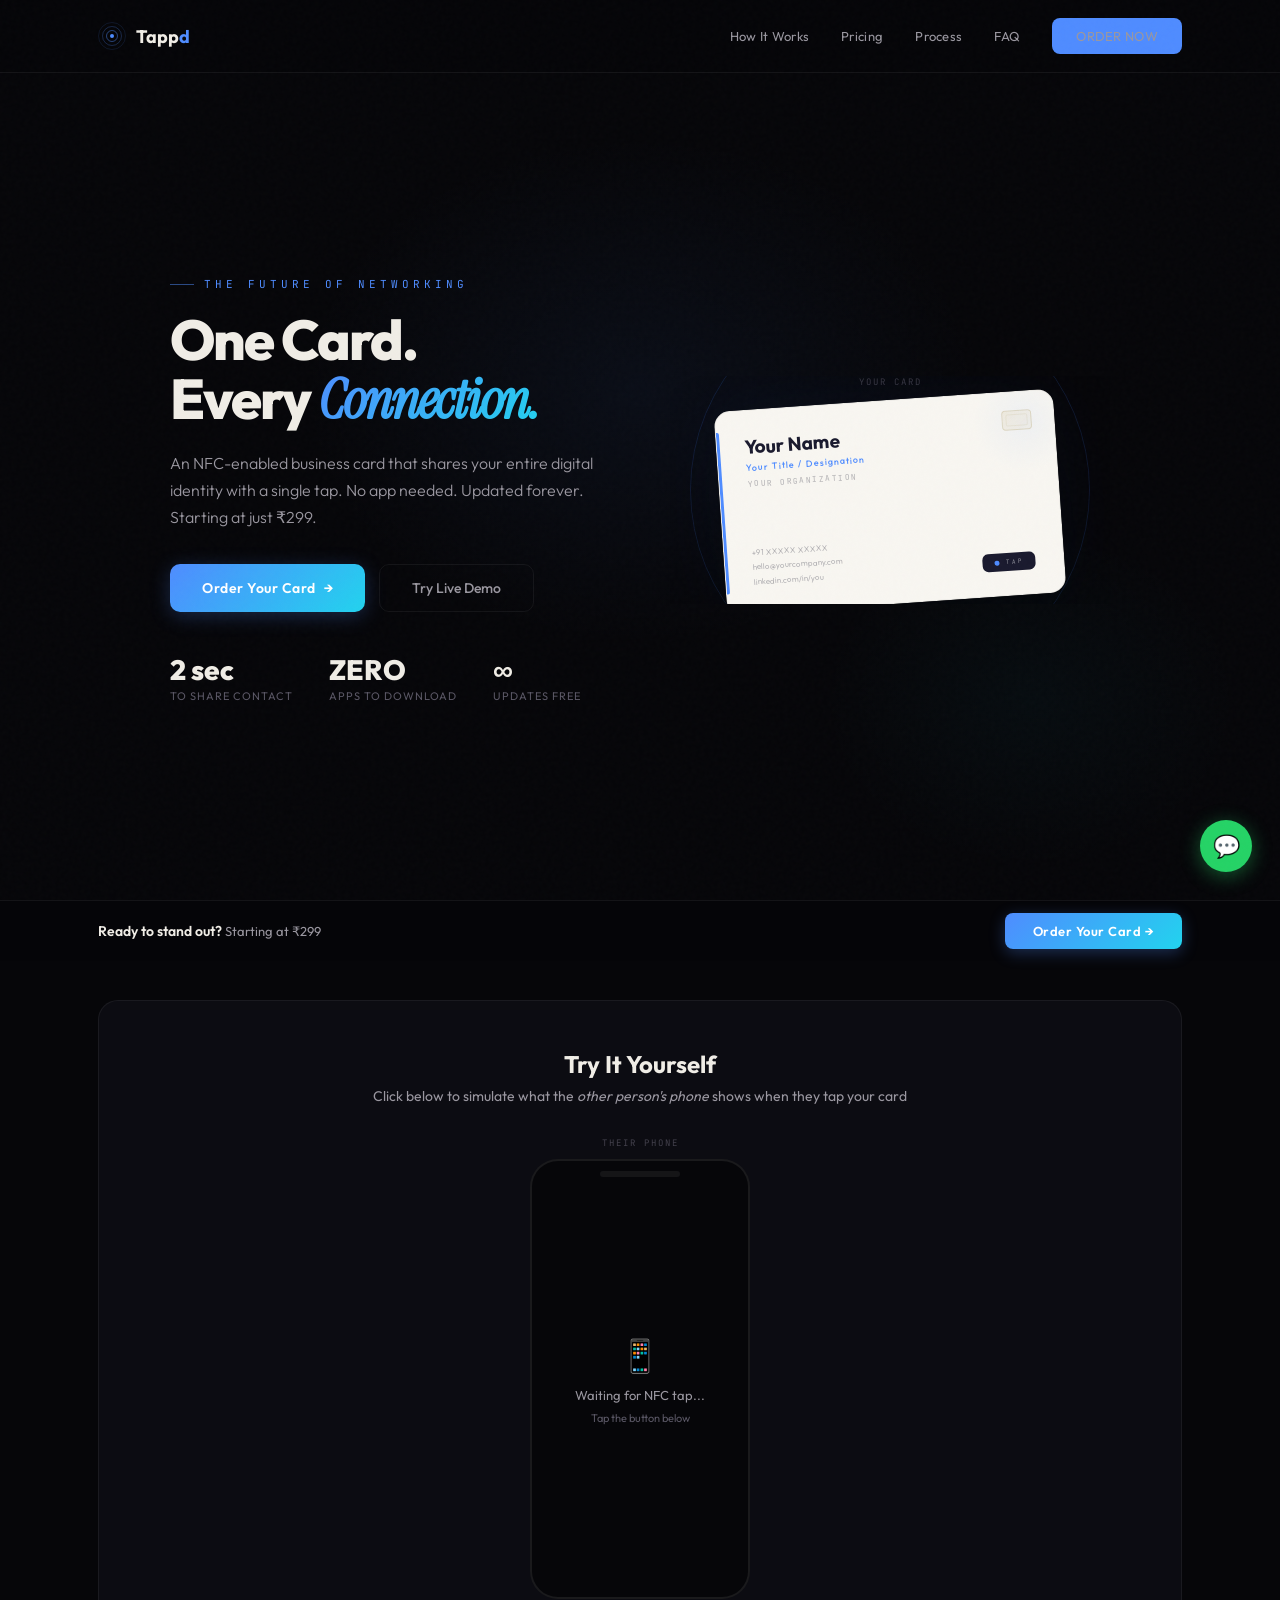
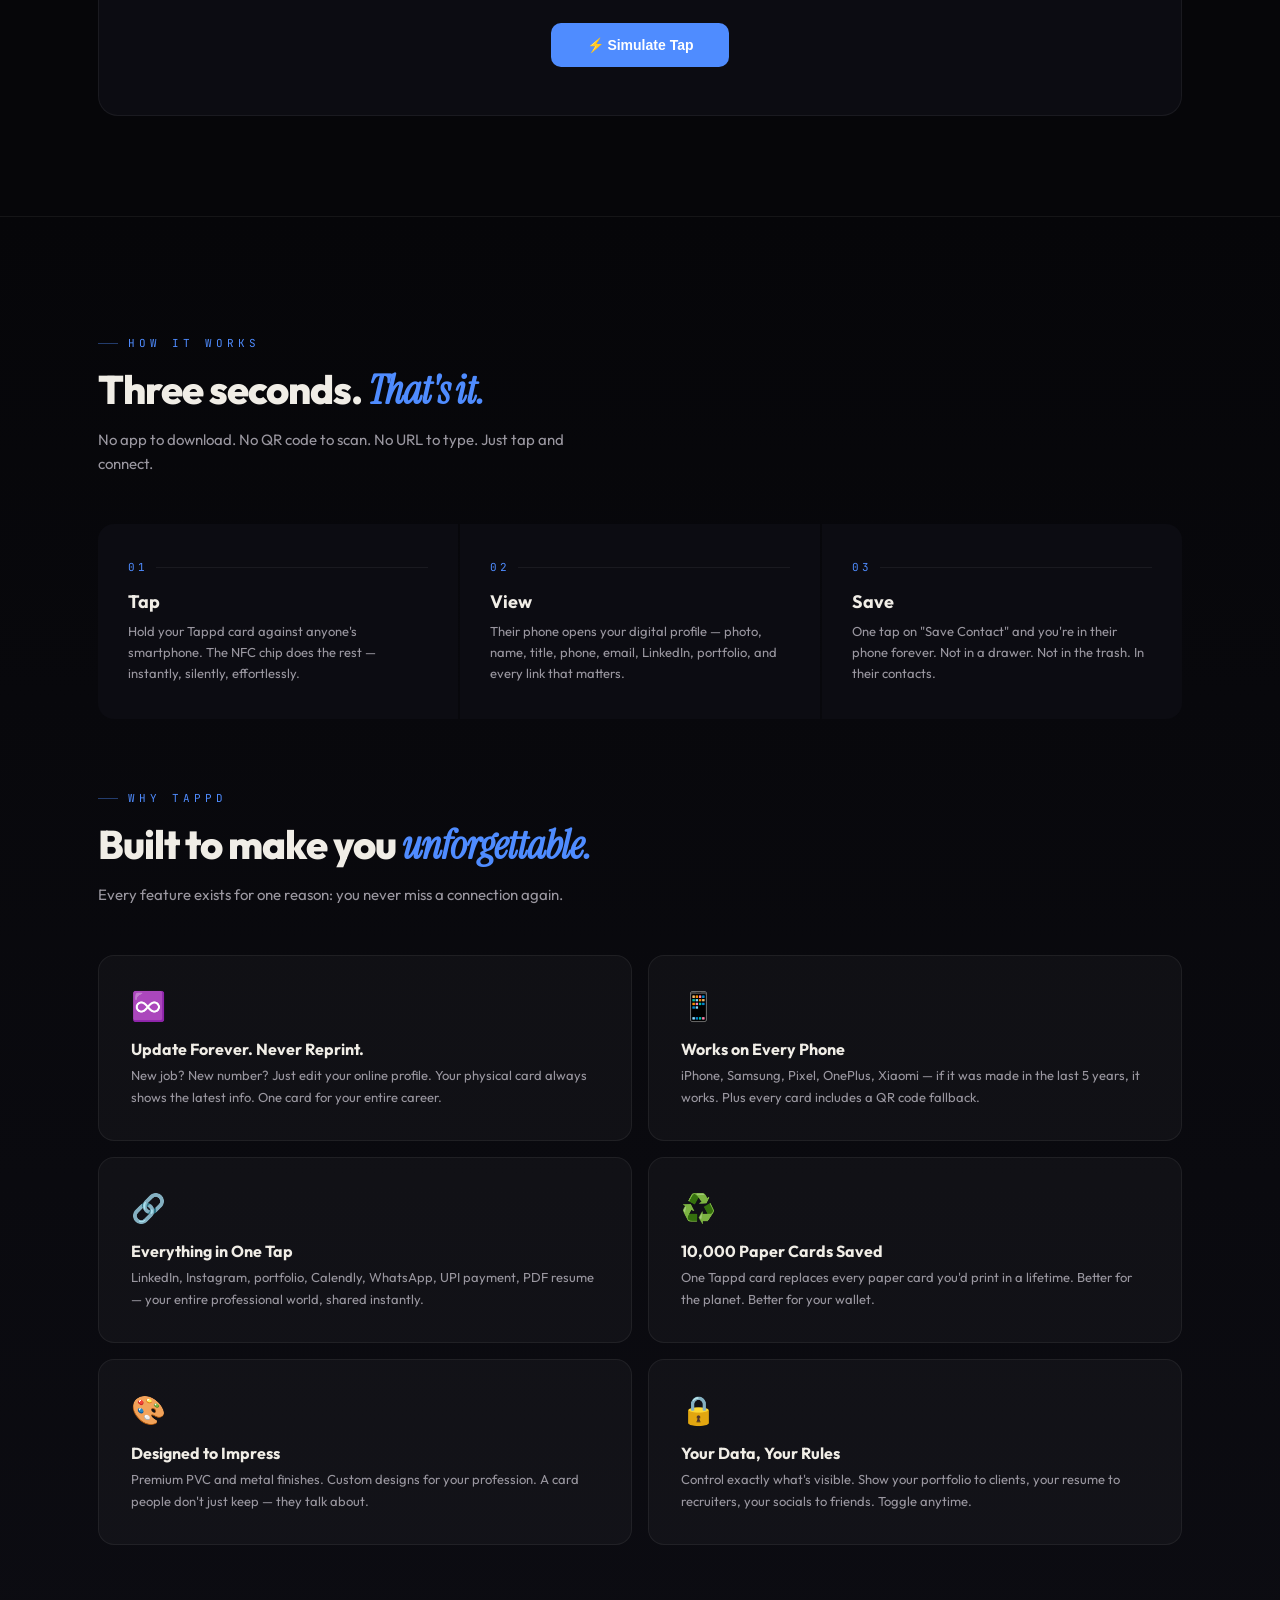
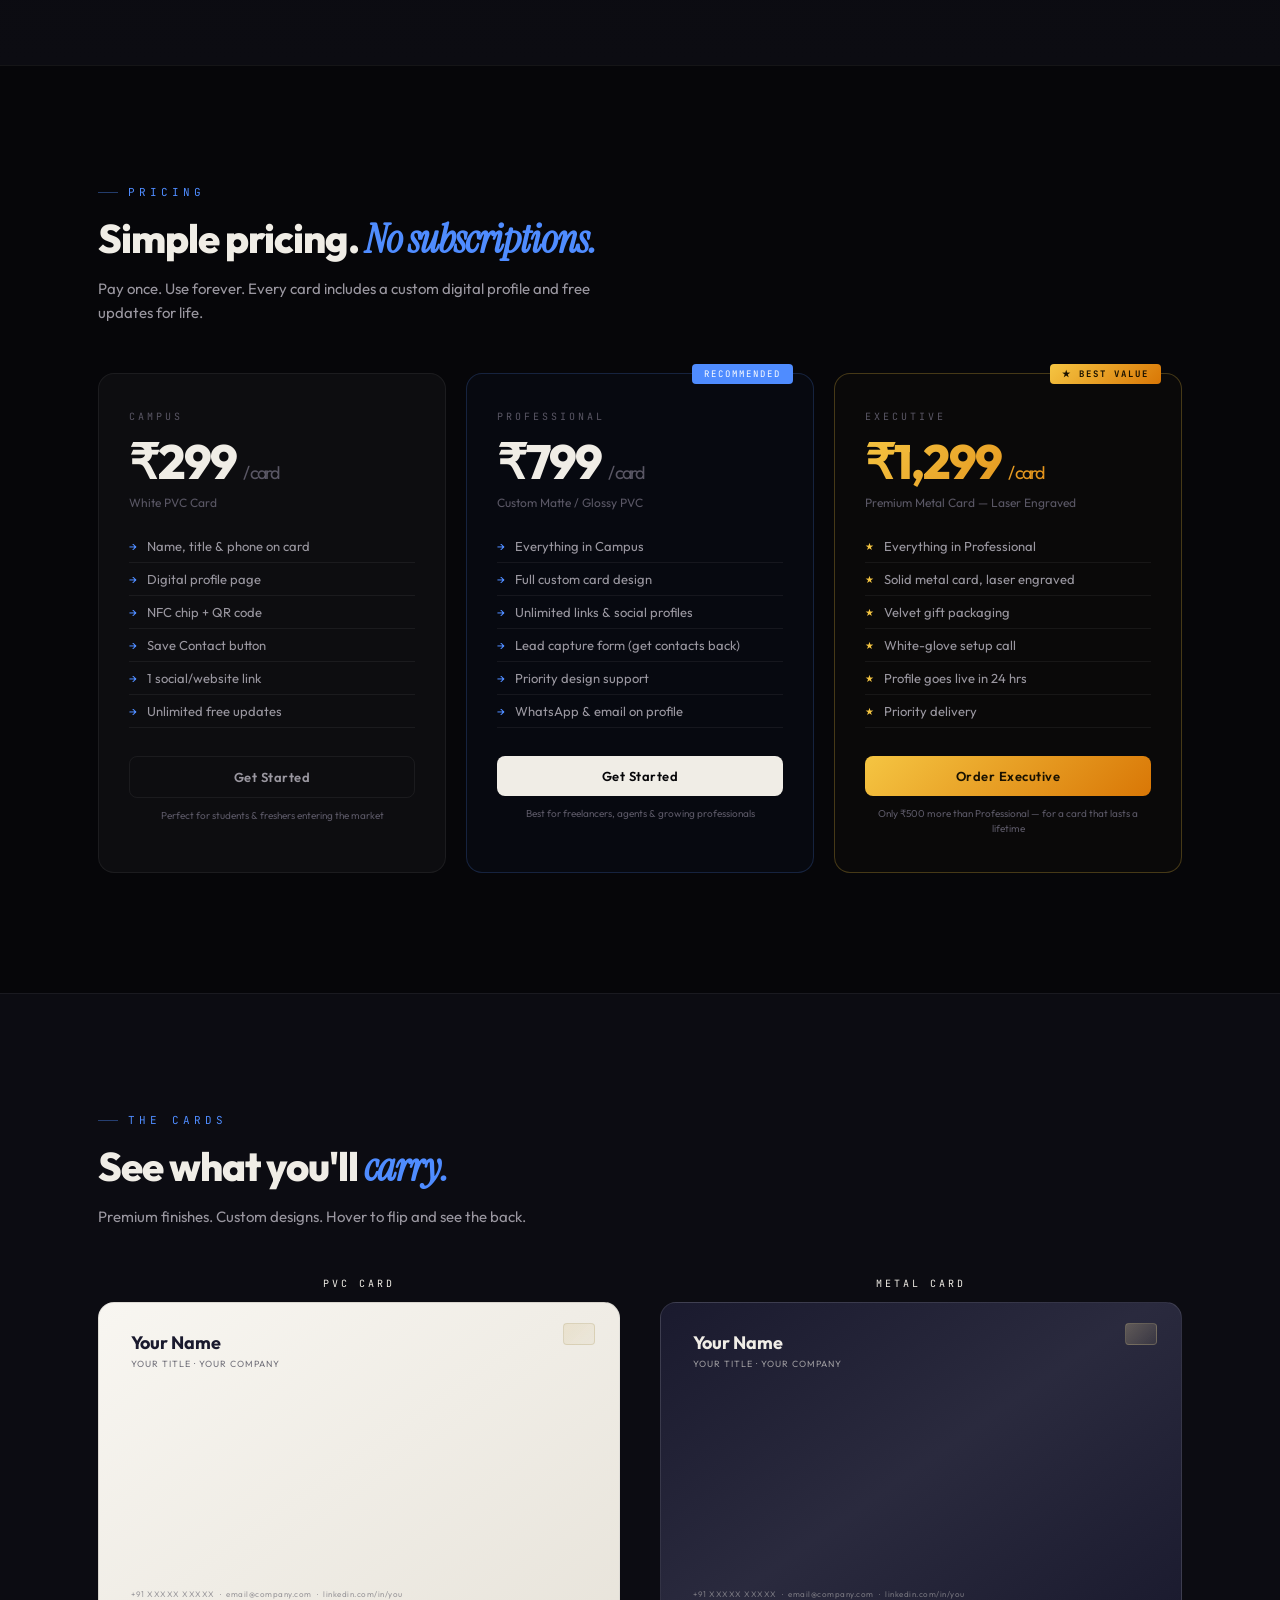
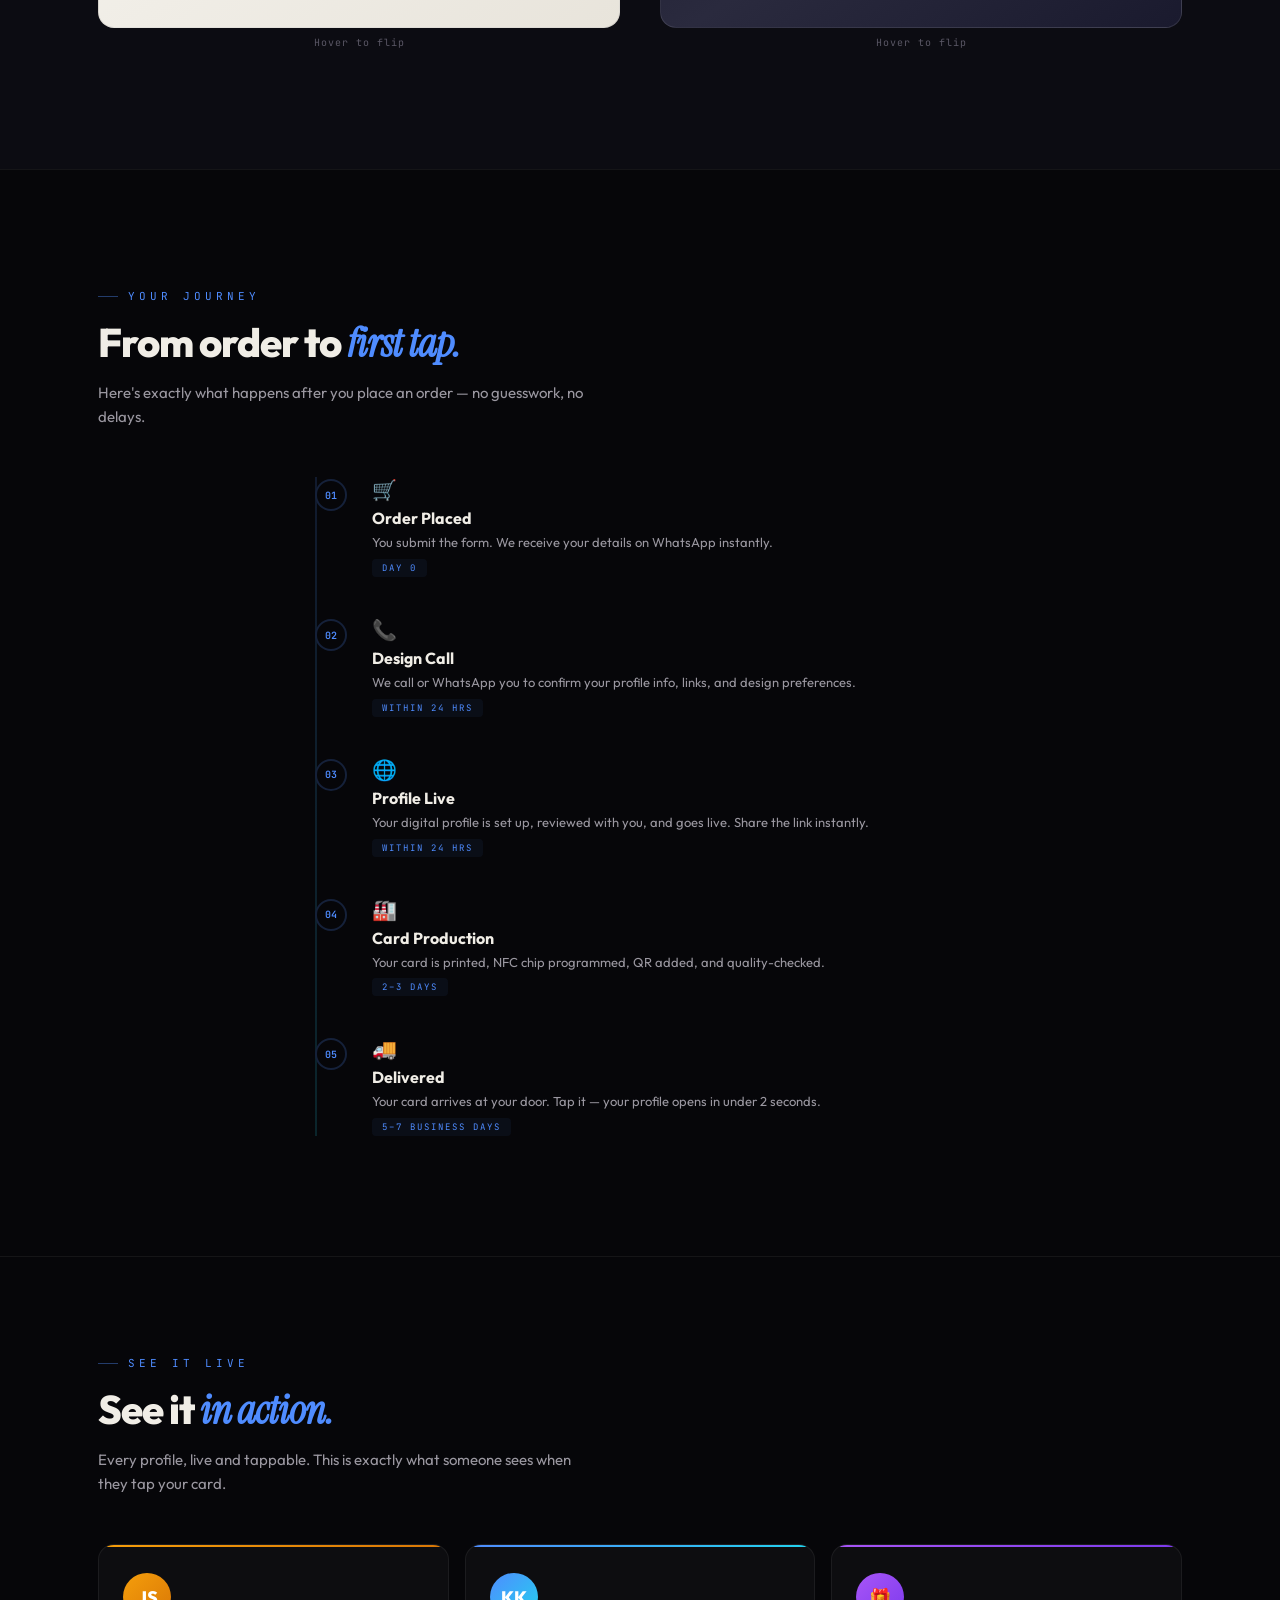
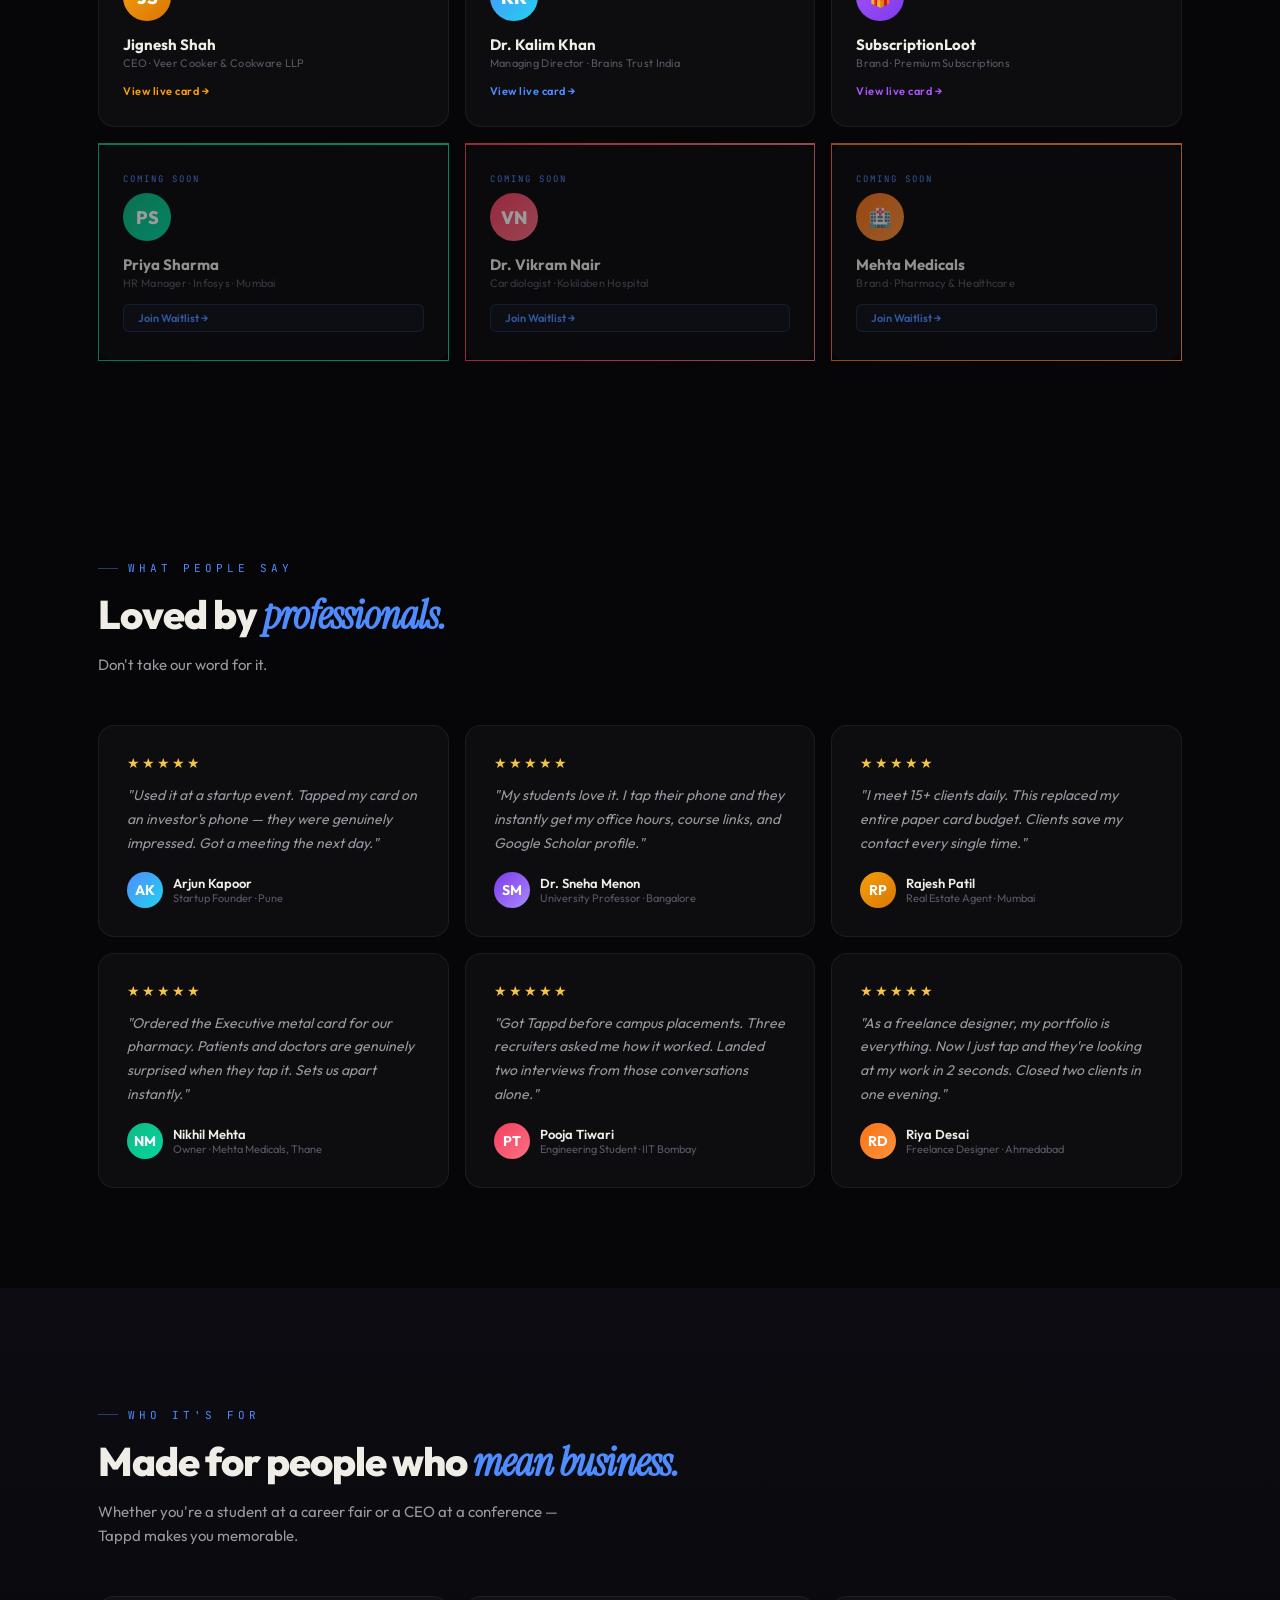
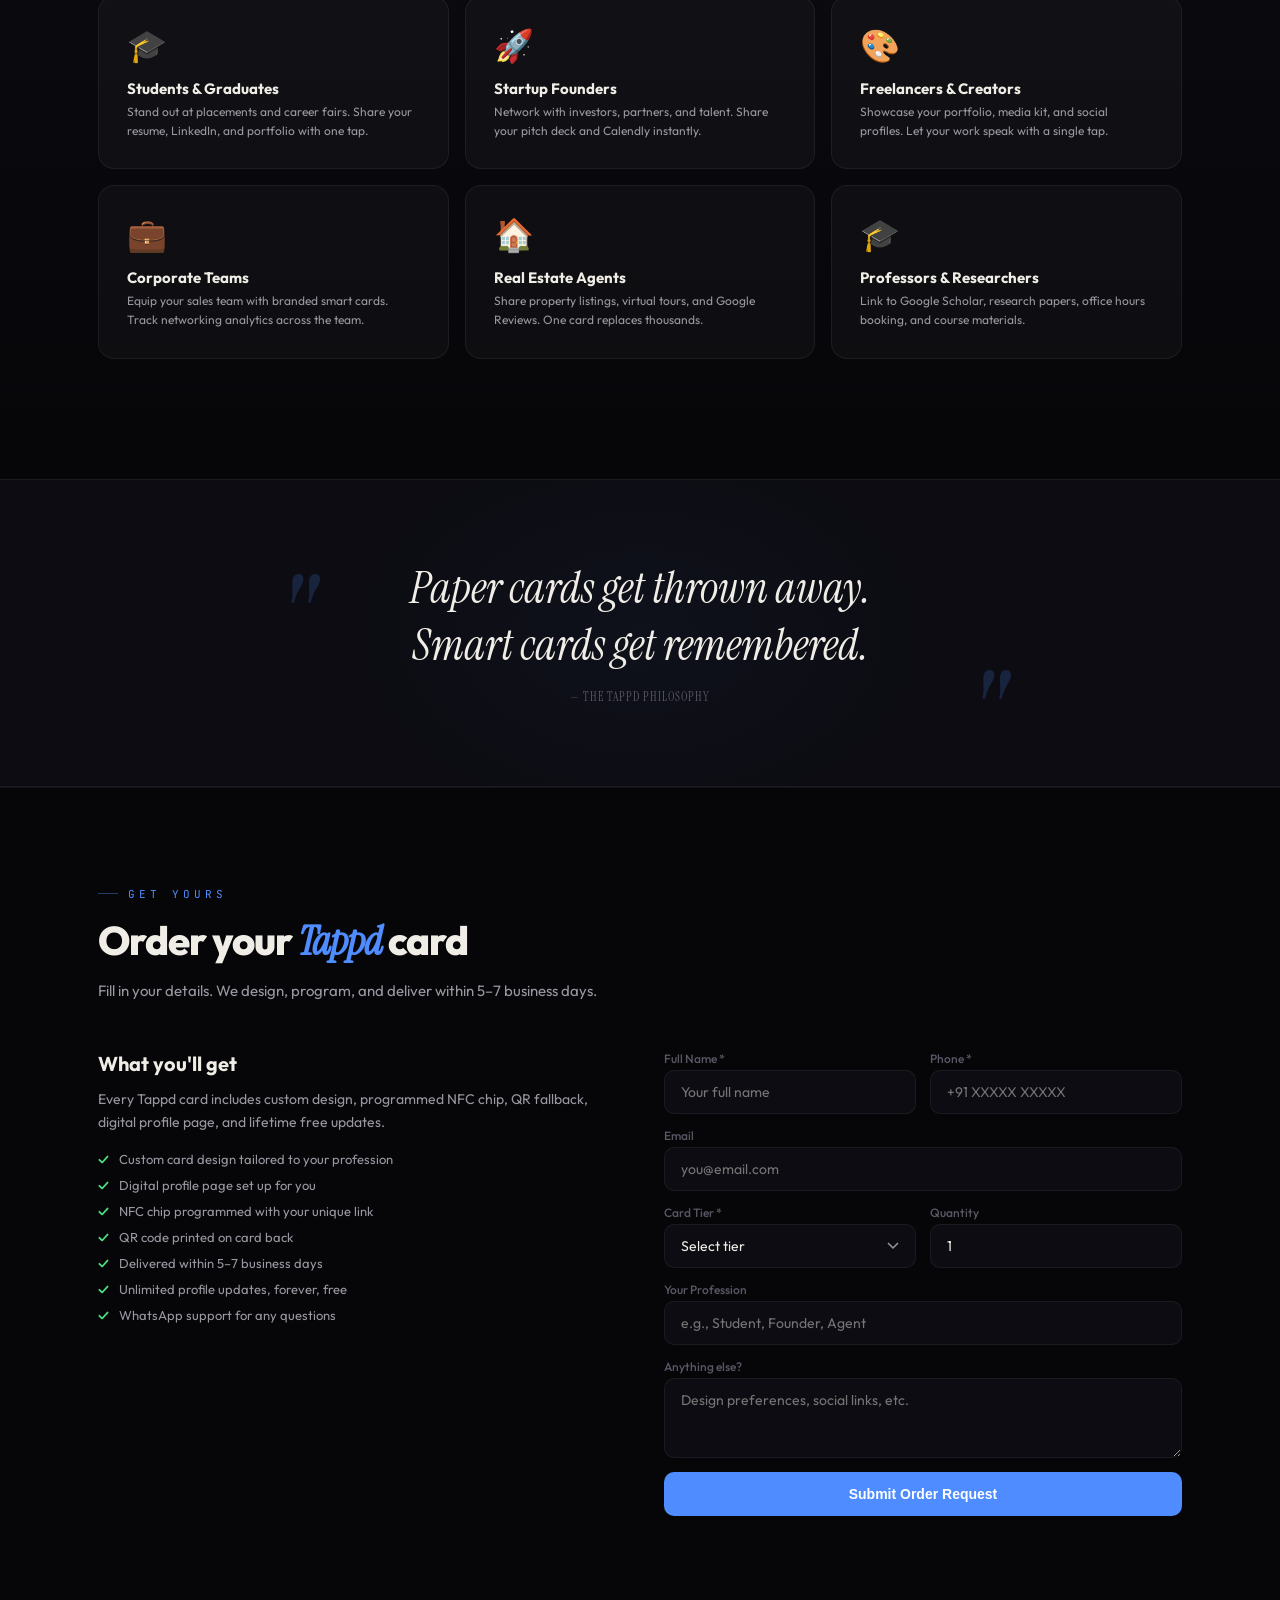
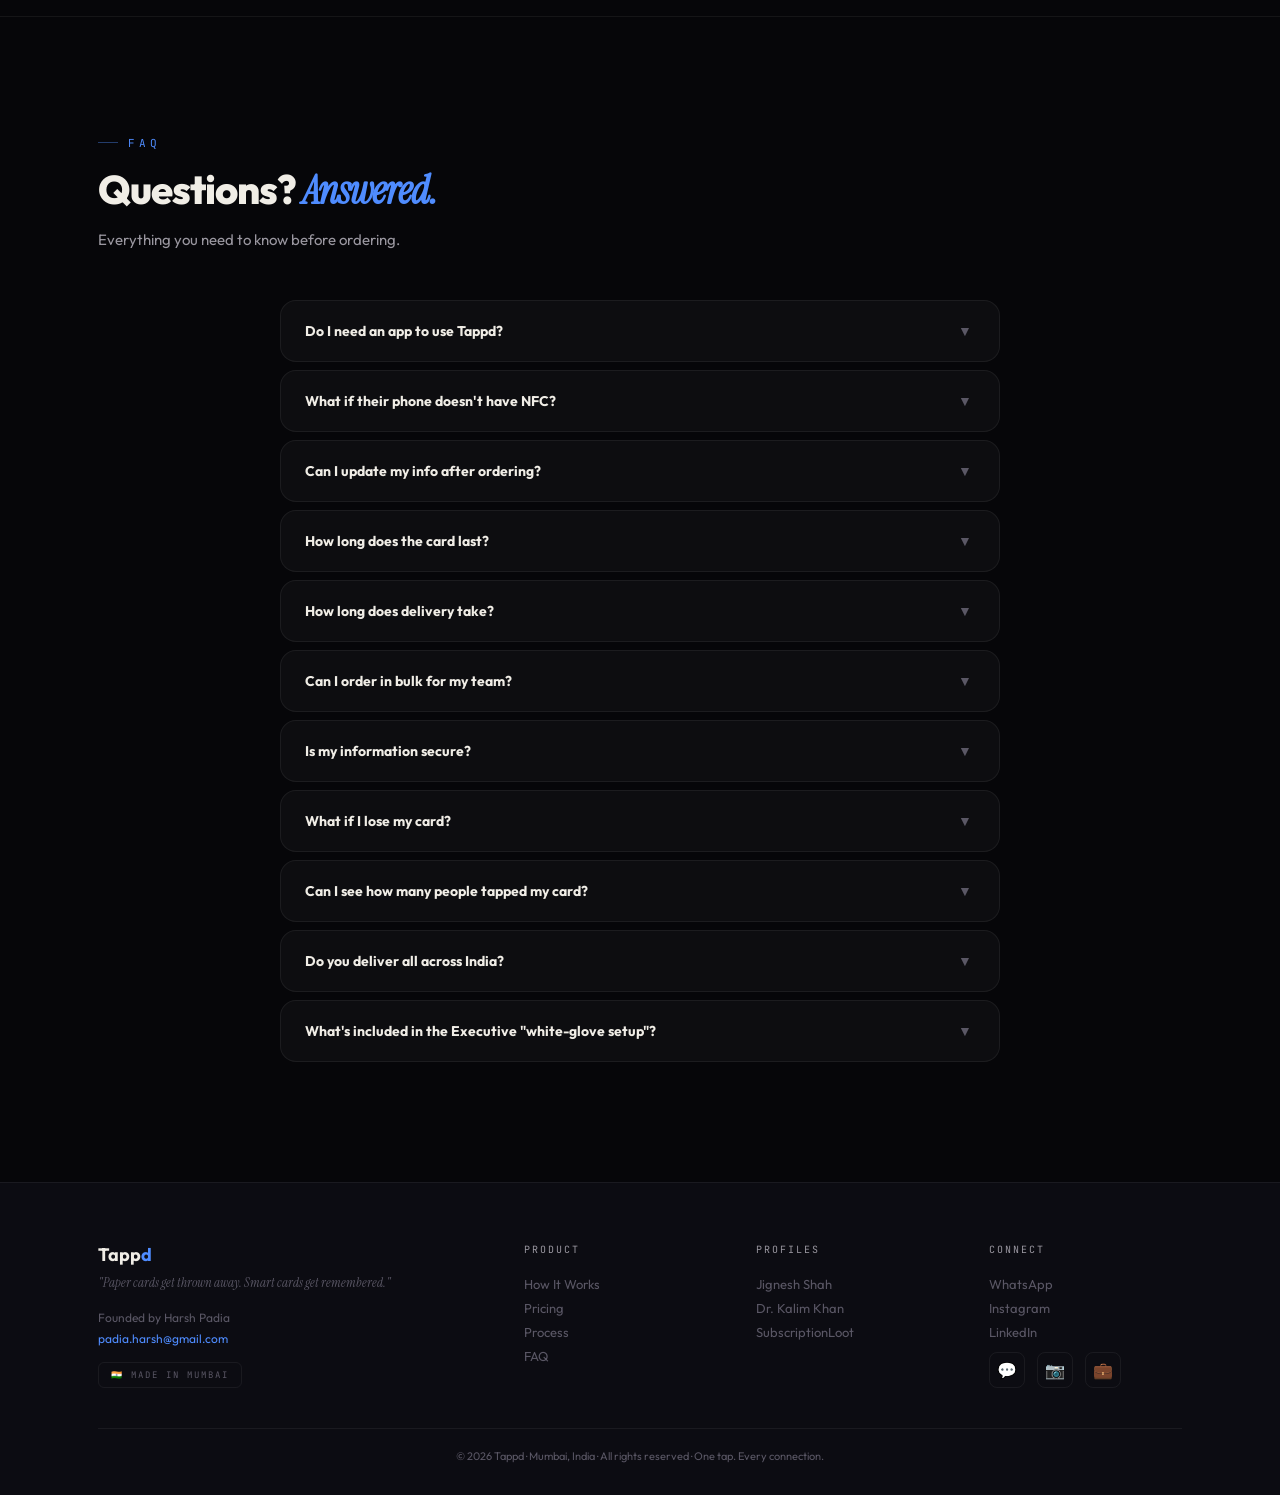
<file: index.html>
<!DOCTYPE html>
<html lang="en">
<head>
<meta charset="UTF-8">
<meta name="viewport" content="width=device-width, initial-scale=1.0">
<title>Tappd — Smart NFC Business Cards | One tap. Every connection.</title>
<meta name="description" content="India's most affordable NFC smart business cards. One tap shares your entire digital identity. Starting at ₹299. No app needed.">

<!-- Open Graph / Social sharing -->
<meta property="og:title" content="Tappd — Smart NFC Business Cards | One tap. Every connection.">
<meta property="og:description" content="India's most affordable NFC smart business cards. One tap shares your entire digital identity. Starting at ₹299. No app needed.">
<meta property="og:image" content="https://harsh-padia.github.io/Tappd/assets/img/og-home.png">
<meta property="og:url" content="https://harsh-padia.github.io/Tappd">
<meta property="og:type" content="website">
<meta property="og:site_name" content="Tappd">
<meta name="twitter:card" content="summary_large_image">
<meta name="twitter:title" content="Tappd — Smart NFC Business Cards">
<meta name="twitter:description" content="One tap. Every connection. Starting at ₹299.">

<!-- Favicon -->
<link rel="icon" href="favicon.ico" sizes="any">
<link rel="icon" href="assets/img/favicon-16x16.png" type="image/png" sizes="16x16">
<link rel="icon" href="assets/img/favicon-32x32.png" type="image/png" sizes="32x32">
<link rel="apple-touch-icon" href="apple-touch-icon.png">
<link rel="manifest" href="assets/img/site.webmanifest">

<!-- JSON-LD Structured Data -->
<script type="application/ld+json">
{
  "@context": "https://schema.org",
  "@type": "LocalBusiness",
  "name": "Tappd",
  "description": "India's most affordable NFC smart business cards. One tap shares your entire digital identity.",
  "url": "https://harsh-padia.github.io/Tappd",
  "telephone": "+919082160882",
  "address": { "@type": "PostalAddress", "addressCountry": "IN" },
  "priceRange": "₹299–₹1299",
  "sameAs": [
    "https://instagram.com/Tappd",
    "https://linkedin.com/company/tappd"
  ]
}
</script>

<link rel="preconnect" href="https://fonts.googleapis.com">
<link rel="preconnect" href="https://fonts.gstatic.com" crossorigin>
<link href="https://fonts.googleapis.com/css2?family=Outfit:wght@300;400;500;600;700;800;900&family=JetBrains+Mono:wght@400;500;600&family=Instrument+Serif:ital@0;1&display=swap" rel="stylesheet">
<style>
:root {
  --bg: #060609;
  --bg2: #0c0c12;
  --surface: rgba(255,255,255,0.03);
  --border: rgba(255,255,255,0.06);
  --blue: #4f8cff;
  --blue-dim: rgba(79,140,255,0.1);
  --cyan: #22d3ee;
  --gold: #f5c542;
  --t1: #f0ede6;
  --t2: #9a97a0;
  --t3: #5a5765;
  --radius: 16px;
}

*, *::before, *::after { margin:0; padding:0; box-sizing:border-box; }
html { scroll-behavior:smooth; font-size:16px; }
body { font-family:'Outfit',sans-serif; background:var(--bg); color:var(--t1); overflow-x:hidden; -webkit-font-smoothing:antialiased; opacity:0; transition:opacity 0.4s ease; }
body.loaded { opacity:1; }

/* Grain */
body::after { content:''; position:fixed; inset:0; z-index:9999; pointer-events:none; opacity:0.02;
  background-image:url("data:image/svg+xml,%3Csvg viewBox='0 0 256 256' xmlns='http://www.w3.org/2000/svg'%3E%3Cfilter id='n'%3E%3CfeTurbulence type='fractalNoise' baseFrequency='0.8' numOctaves='4' stitchTiles='stitch'/%3E%3C/filter%3E%3Crect width='100%25' height='100%25' filter='url(%23n)'/%3E%3C/svg%3E"); }

a { color:inherit; text-decoration:none; }
.container { max-width:1140px; margin:0 auto; padding:0 28px; }

/* ════════════ NAV ════════════ */
nav {
  position:fixed; top:0; left:0; right:0; z-index:100;
  padding:18px 0;
  background:rgba(6,6,9,0.7);
  backdrop-filter:blur(20px); -webkit-backdrop-filter:blur(20px);
  border-bottom:1px solid var(--border);
  transition:all 0.3s ease;
}
.nav-inner { display:flex; align-items:center; justify-content:space-between; }
.nav-logo { display:flex; align-items:center; gap:10px; }
.nav-logo-icon { width:28px; height:28px; position:relative; }
.nav-logo-icon .nr { position:absolute; border-radius:50%; border:1.2px solid; }
.nr1 { inset:0; border-color:rgba(79,140,255,0.12)!important; }
.nr2 { inset:4px; border-color:rgba(79,140,255,0.25)!important; }
.nr3 { inset:8px; border-color:rgba(79,140,255,0.45)!important; }
.nav-logo-icon .ndot { position:absolute; top:50%; left:50%; transform:translate(-50%,-50%); width:4px; height:4px; border-radius:50%; background:var(--blue); }
.nav-brand { font-size:18px; font-weight:700; }
.nav-brand span { color:var(--blue); }
.nav-links { display:flex; gap:32px; align-items:center; }
.nav-links a { font-size:13px; color:var(--t2); font-weight:400; letter-spacing:0.3px; transition:color 0.2s; }
.nav-links a:hover { color:var(--t1); }
.nav-cta { font-size:12px; font-weight:600; letter-spacing:1px; text-transform:uppercase;
  padding:10px 24px; border-radius:8px; background:var(--blue); color:#fff; transition:all 0.3s; }
.nav-cta:hover { background:#3a75e8; transform:translateY(-1px); }
.nav-menu { display:none; width:24px; height:18px; flex-direction:column; justify-content:space-between; cursor:pointer; }
.nav-menu span { height:2px; background:var(--t2); border-radius:2px; transition:0.3s; }

/* ════════════ HERO ════════════ */
.hero {
  min-height:100vh; display:flex; align-items:center; position:relative; overflow:hidden;
  padding-top:80px;
}
.hero-glow {
  position:absolute; top:10%; left:50%; transform:translateX(-50%);
  width:800px; height:600px;
  background:radial-gradient(ellipse, rgba(79,140,255,0.06) 0%, transparent 60%);
  pointer-events:none;
}
.hero-glow-2 {
  position:absolute; bottom:0; right:0; width:500px; height:400px;
  background:radial-gradient(ellipse, rgba(34,211,238,0.03) 0%, transparent 60%);
  pointer-events:none;
}
.hero-content { display:grid; grid-template-columns:1fr 1fr; gap:60px; align-items:center; position:relative; z-index:2; }
.hero-text {}
.hero-eyebrow {
  font-family:'JetBrains Mono'; font-size:11px; letter-spacing:4px; text-transform:uppercase;
  color:var(--blue); margin-bottom:20px; display:flex; align-items:center; gap:10px;
  animation:fadeUp 0.8s ease both;
}
.hero-eyebrow::before { content:''; width:24px; height:1px; background:var(--blue); opacity:0.5; }
.hero h1 {
  font-size:clamp(38px,5vw,56px); font-weight:800; letter-spacing:-2px; line-height:1.05;
  margin-bottom:20px; animation:fadeUp 0.8s ease 0.1s both;
}
.hero h1 em {
  font-family:'Instrument Serif'; font-style:italic;
  background:linear-gradient(135deg, var(--blue), var(--cyan));
  -webkit-background-clip:text; -webkit-text-fill-color:transparent;
}
.hero-sub {
  font-size:16px; color:var(--t2); line-height:1.7; max-width:440px; margin-bottom:32px;
  font-weight:300; animation:fadeUp 0.8s ease 0.2s both;
}
.hero-actions { display:flex; gap:14px; flex-wrap:wrap; animation:fadeUp 0.8s ease 0.3s both; }
.btn-primary {
  display:inline-flex; align-items:center; gap:8px;
  padding:14px 32px; border-radius:10px;
  background:linear-gradient(135deg, var(--blue), var(--cyan)); color:#fff;
  font-size:14px; font-weight:600; letter-spacing:0.5px; transition:all 0.3s;
  box-shadow:0 4px 20px rgba(79,140,255,0.25);
}
.btn-primary:hover { transform:translateY(-2px); box-shadow:0 12px 36px rgba(79,140,255,0.4); }
.btn-secondary {
  display:inline-flex; align-items:center; gap:8px;
  padding:14px 32px; border-radius:10px; border:1px solid var(--border); color:var(--t2);
  font-size:14px; font-weight:500; transition:all 0.3s;
}
.btn-secondary:hover { border-color:var(--blue); color:var(--blue); }
.hero-stats {
  display:flex; gap:36px; margin-top:40px; animation:fadeUp 0.8s ease 0.4s both;
}
.hero-stat-num { font-size:28px; font-weight:800; color:var(--t1); }
.hero-stat-label { font-size:11px; color:var(--t3); letter-spacing:1px; margin-top:2px; }

/* Hero card visual */
.hero-card-area { display:flex; justify-content:center; align-items:center; position:relative; animation:fadeUp 1s ease 0.3s both; overflow:hidden; }
.hero-card-visual { position:relative; }

/* The card */
.hcard {
  width:340px; height:204px; border-radius:16px; position:relative; overflow:hidden;
  background:#f8f6f1; border:1px solid rgba(0,0,0,0.06);
  box-shadow: 0 40px 80px rgba(0,0,0,0.4), 0 0 80px rgba(79,140,255,0.06);
  transform:rotate(-4deg); transition:transform 0.6s cubic-bezier(0.23,1,0.32,1);
}
.hcard:hover { transform:rotate(0deg) scale(1.03); }
.hcard-inner { position:absolute; inset:0; padding:24px 28px; display:flex; flex-direction:column; justify-content:space-between; }
.hcard-accent { position:absolute; left:0; top:20px; bottom:20px; width:3px; background:var(--blue); border-radius:0 2px 2px 0; }
.hcard-glow { position:absolute; top:-30px; right:-30px; width:120px; height:120px; border-radius:50%;
  background:radial-gradient(circle, rgba(79,140,255,0.06) 0%, transparent 60%); }
.hcard-name { font-size:19px; font-weight:700; color:#1a1a2e; }
.hcard-role { font-size:9px; color:var(--blue); font-weight:500; letter-spacing:1px; margin-top:3px; }
.hcard-org { font-size:8px; color:rgba(26,26,46,0.3); letter-spacing:1.5px; margin-top:6px; font-family:'JetBrains Mono'; }
.hcard-bottom { display:flex; justify-content:space-between; align-items:flex-end; }
.hcard-contact { font-size:8px; color:rgba(26,26,46,0.3); line-height:1.8; }
.hcard-tap {
  display:flex; align-items:center; gap:6px;
  padding:5px 12px; border-radius:6px; background:#1a1a2e;
}
.hcard-tap-dot { width:5px; height:5px; border-radius:50%; background:var(--blue); animation:tapPulse 2s ease infinite; }
.hcard-tap-text { font-family:'JetBrains Mono'; font-size:6px; color:rgba(255,255,255,0.5); letter-spacing:2px; }
@keyframes tapPulse { 0%,100%{opacity:1;transform:scale(1);} 50%{opacity:0.4;transform:scale(1.5);} }

/* NFC chip on card */
.hcard-chip {
  position:absolute; top:18px; right:22px; width:30px; height:20px; border-radius:4px;
  border:1px solid rgba(180,165,120,0.3);
  background:linear-gradient(135deg, rgba(220,200,150,0.2), rgba(200,180,130,0.08));
}
.hcard-chip::after { content:''; position:absolute; inset:3px; border:0.5px solid rgba(180,165,120,0.15); border-radius:2px; }

/* Ripple rings */
.hero-ripple { position:absolute; top:50%; left:50%; transform:translate(-50%,-50%); width:400px; height:400px; pointer-events:none; }
.hero-ripple .rp {
  position:absolute; inset:0; border-radius:50%; border:1px solid rgba(79,140,255,0.05);
  animation:heroRipple 4s ease-out infinite;
}
.hero-ripple .rp:nth-child(2) { animation-delay:0.8s; }
.hero-ripple .rp:nth-child(3) { animation-delay:1.6s; }
@keyframes heroRipple { 0%{transform:scale(0.6);opacity:1;} 100%{transform:scale(1.3);opacity:0;} }

@keyframes fadeUp { from{opacity:0;transform:translateY(24px);} to{opacity:1;transform:translateY(0);} }

/* ════════════ HOW IT WORKS ════════════ */
.how { padding:120px 0; position:relative; background:linear-gradient(180deg, var(--bg) 0%, var(--bg2) 100%); }
.how::before { content:''; position:absolute; top:0; left:0; right:0; height:1px; background:var(--border); }
.section-eyebrow {
  font-family:'JetBrains Mono'; font-size:11px; letter-spacing:4px; text-transform:uppercase;
  color:var(--blue); margin-bottom:14px; display:flex; align-items:center; gap:10px;
}
.section-eyebrow::before { content:''; width:20px; height:1px; background:var(--blue); opacity:0.4; }
.section-title { font-size:clamp(28px,4vw,40px); font-weight:800; letter-spacing:-1px; margin-bottom:12px; }
.section-title em { font-family:'Instrument Serif'; font-style:italic; color:var(--blue); }
.section-sub { font-size:15px; color:var(--t2); line-height:1.6; max-width:500px; margin-bottom:48px; }

.steps-grid { display:grid; grid-template-columns:repeat(3,1fr); gap:2px; border-radius:var(--radius); overflow:hidden; }
.step-card {
  background:var(--bg2); padding:36px 30px; position:relative; transition:background 0.3s;
}
.step-card:hover { background:rgba(79,140,255,0.03); }
.step-num {
  font-family:'JetBrains Mono'; font-size:11px; letter-spacing:3px; color:var(--blue); margin-bottom:16px;
  display:flex; align-items:center; gap:8px;
}
.step-num::after { content:''; flex:1; height:1px; background:var(--border); }
.step-card h3 { font-size:18px; font-weight:700; margin-bottom:8px; }
.step-card p { font-size:13px; color:var(--t2); line-height:1.6; }

/* ════════════ FEATURES ════════════ */
.feat-grid { display:grid; grid-template-columns:repeat(2,1fr); gap:16px; }
.feat {
  padding:32px; border-radius:var(--radius); background:var(--surface); border:1px solid var(--border);
  transition:all 0.3s;
}
.feat:hover { border-color:rgba(79,140,255,0.12); transform:translateY(-3px); }
.feat-icon { font-size:28px; margin-bottom:16px; display:block; }
.feat h3 { font-size:16px; font-weight:700; margin-bottom:6px; }
.feat p { font-size:13px; color:var(--t2); line-height:1.65; }

/* ════════════ PRICING ════════════ */
.pricing { padding:120px 0; position:relative; background:var(--bg); }
.pricing::before { content:''; position:absolute; top:0; left:0; right:0; height:1px; background:var(--border); }
.price-grid { display:grid; grid-template-columns:repeat(3,1fr); gap:20px; }
.price-card {
  border-radius:var(--radius); padding:36px 30px; background:var(--surface); border:1px solid var(--border);
  position:relative; transition:all 0.3s;
}
.price-card:hover { border-color:rgba(79,140,255,0.15); transform:translateY(-4px); }
.price-card.featured { border-color:rgba(79,140,255,0.2); background:rgba(79,140,255,0.03); }
.price-badge {
  position:absolute; top:-10px; right:20px;
  font-family:'JetBrains Mono'; font-size:9px; letter-spacing:2px;
  background:var(--blue); color:#fff; padding:4px 12px; border-radius:4px;
}
.price-tier { font-family:'JetBrains Mono'; font-size:10px; letter-spacing:3px; color:var(--t3); margin-bottom:8px; }
.price-amount { font-size:48px; font-weight:800; letter-spacing:-2px; margin-bottom:4px; }
.price-amount span { font-size:18px; font-weight:400; color:var(--t3); }
.price-period { font-size:12px; color:var(--t3); margin-bottom:20px; }
.price-features { list-style:none; margin-bottom:28px; }
.price-features li {
  font-size:13px; color:var(--t2); padding:8px 0; border-bottom:1px solid var(--border);
  display:flex; align-items:center; gap:10px;
}
.price-features li::before { content:'→'; color:var(--blue); font-size:12px; }
.price-btn {
  display:block; text-align:center; padding:12px; border-radius:8px;
  font-size:13px; font-weight:600; letter-spacing:0.5px; transition:all 0.3s;
}
.price-btn-primary { background:var(--t1); color:var(--bg); }
.price-btn-primary:hover { background:var(--blue); color:#fff; }
.price-btn-secondary { border:1px solid var(--border); color:var(--t2); }
.price-btn-secondary:hover { border-color:var(--blue); color:var(--blue); }

/* ════════════ WHO IT'S FOR ════════════ */
.audience { padding:120px 0; background:linear-gradient(180deg, var(--bg2) 0%, var(--bg) 100%); }
.aud-grid { display:grid; grid-template-columns:repeat(3,1fr); gap:16px; }
.aud-card {
  padding:28px; border-radius:var(--radius); background:var(--surface); border:1px solid var(--border);
  transition:all 0.3s;
}
.aud-card:hover { border-color:rgba(79,140,255,0.12); }
.aud-icon { font-size:32px; margin-bottom:14px; }
.aud-card h3 { font-size:15px; font-weight:700; margin-bottom:4px; }
.aud-card p { font-size:12px; color:var(--t2); line-height:1.6; }

/* ════════════ FAQ ════════════ */
.faq { padding:120px 0; position:relative; }
.faq::before { content:''; position:absolute; top:0; left:0; right:0; height:1px; background:var(--border); }
.faq-list { max-width:720px; margin:0 auto; display:flex; flex-direction:column; gap:8px; }
.faq-item {
  padding:0; border-radius:var(--radius); background:var(--surface); border:1px solid var(--border);
  overflow:hidden; transition:border-color 0.3s;
}
.faq-item.open { border-color:rgba(79,140,255,0.15); }
.faq-q {
  display:flex; align-items:center; justify-content:space-between; gap:16px;
  padding:20px 24px; cursor:pointer; user-select:none;
}
.faq-q h3 { font-size:14px; font-weight:700; margin:0; }
.faq-arrow {
  width:20px; height:20px; flex-shrink:0; transition:transform 0.3s;
  color:var(--t3); font-size:14px; display:flex; align-items:center; justify-content:center;
}
.faq-item.open .faq-arrow { transform:rotate(180deg); color:var(--blue); }
.faq-a {
  max-height:0; overflow:hidden; transition:max-height 0.35s ease, padding 0.35s ease;
  padding:0 24px;
}
.faq-item.open .faq-a { max-height:300px; padding:0 24px 20px; }
.faq-a p { font-size:13px; color:var(--t2); line-height:1.65; }

/* ════════════ FOOTER ════════════ */
footer {
  padding:60px 0 32px; border-top:1px solid var(--border); background:var(--bg2);
}
.footer-grid { display:grid; grid-template-columns:2fr 1fr 1fr 1fr; gap:40px; }
.footer-brand { font-size:18px; font-weight:700; margin-bottom:8px; }
.footer-brand span { color:var(--blue); }
.footer-tagline { font-family:'Instrument Serif'; font-style:italic; font-size:13px; color:var(--t3); margin-bottom:16px; }
.footer-badge {
  display:inline-flex; align-items:center; gap:6px;
  font-family:'JetBrains Mono'; font-size:9px; letter-spacing:2px; text-transform:uppercase;
  color:var(--t3); padding:6px 12px; border-radius:6px; border:1px solid var(--border);
  margin-top:12px;
}
.footer-col-title {
  font-family:'JetBrains Mono'; font-size:10px; letter-spacing:2px; text-transform:uppercase;
  color:var(--t2); margin-bottom:16px;
}
.footer-col a {
  display:block; font-size:13px; color:var(--t3); padding:4px 0; transition:color 0.2s;
}
.footer-col a:hover { color:var(--blue); }
.footer-social { display:flex; gap:12px; margin-top:8px; }
.footer-social a {
  width:36px; height:36px; border-radius:8px; border:1px solid var(--border);
  display:flex; align-items:center; justify-content:center;
  font-size:16px; color:var(--t3); transition:all 0.2s;
}
.footer-social a:hover { border-color:var(--blue); color:var(--blue); background:rgba(79,140,255,0.05); }
.footer-bottom { text-align:center; margin-top:40px; padding-top:20px; border-top:1px solid var(--border); }
.footer-bottom p { font-size:11px; color:var(--t3); }
@media(max-width:768px){ .footer-grid { grid-template-columns:1fr 1fr; gap:28px; } }

/* ════════════ ACCESSIBILITY ════════════ */
.skip-link{position:absolute;top:-100%;left:50%;transform:translateX(-50%);background:#4f8cff;color:#fff;padding:12px 24px;border-radius:0 0 8px 8px;font-size:14px;font-weight:600;z-index:9999;transition:top 0.3s}
.skip-link:focus{top:0}
*:focus-visible{outline:2px solid #4f8cff;outline-offset:3px;border-radius:4px}
@media(prefers-reduced-motion:reduce){*,*::before,*::after{animation-duration:.01ms!important;transition-duration:.01ms!important;scroll-behavior:auto!important}}

.btt{position:fixed;bottom:92px;right:28px;width:44px;height:44px;border-radius:50%;background:#0c0c12;border:1px solid rgba(255,255,255,0.06);display:flex;align-items:center;justify-content:center;color:#9a97a0;font-size:18px;cursor:pointer;opacity:0;visibility:hidden;transition:all 0.3s;z-index:90}
.btt.vis{opacity:1;visibility:visible}.btt:hover{border-color:#4f8cff;color:#4f8cff;transform:translateY(-3px)}

/* Demo */
.demo-s{padding:100px 0;position:relative}.demo-s::before{content:'';position:absolute;top:0;left:0;right:0;height:1px;background:rgba(255,255,255,0.06)}
.demo-box{background:#0c0c12;border:1px solid rgba(255,255,255,0.06);border-radius:20px;padding:48px;text-align:center}
.demo-phone{width:220px;height:440px;margin:0 auto;border-radius:28px;border:2px solid rgba(255,255,255,0.08);background:#060609;overflow:hidden}
.demo-notch{width:80px;height:6px;background:rgba(255,255,255,0.06);border-radius:3px;margin:10px auto 0}
.demo-scr{padding:16px;height:calc(100% - 30px);display:flex;flex-direction:column;justify-content:center;align-items:center}
.demo-prof{display:none;flex-direction:column;align-items:center;gap:10px;width:100%}.demo-prof.on{display:flex}
.demo-av{width:56px;height:56px;border-radius:50%;background:linear-gradient(135deg,#4f8cff,#22d3ee);display:flex;align-items:center;justify-content:center;font-size:22px;font-weight:800;color:#fff}
.demo-lnk{padding:8px;border-radius:8px;background:rgba(255,255,255,0.04);border:1px solid rgba(255,255,255,0.06);font-size:10px;color:#9a97a0;cursor:pointer;width:100%;text-align:center;transition:all 0.2s}.demo-lnk:hover{border-color:#4f8cff;color:#4f8cff}
.tbtn{margin-top:24px;padding:14px 36px;border-radius:10px;background:#4f8cff;color:#fff;font-size:14px;font-weight:600;transition:all 0.3s;display:inline-flex;align-items:center;gap:8px;cursor:pointer;border:none}.tbtn:hover{background:#3a75e8;transform:translateY(-2px)}.tbtn.done{background:#4ade80;pointer-events:none}

/* Testimonials */
.test-grid{display:grid;grid-template-columns:repeat(3,1fr);gap:16px}
.test-card{padding:28px;border-radius:16px;background:rgba(255,255,255,0.03);border:1px solid rgba(255,255,255,0.06)}
.test-stars{color:#f5c542;font-size:14px;letter-spacing:2px;margin-bottom:12px}
.test-q{font-size:14px;color:#9a97a0;line-height:1.7;margin-bottom:16px;font-style:italic}
.test-a{display:flex;align-items:center;gap:10px}
.test-av{width:36px;height:36px;border-radius:50%;display:flex;align-items:center;justify-content:center;font-size:14px;font-weight:700;color:#fff;flex-shrink:0}

/* Order form */
.pull-quote-s {
  padding:80px 0; text-align:center;
  background:var(--bg2); border-top:1px solid var(--border); border-bottom:1px solid var(--border);
  position:relative; overflow:hidden;
}
.pull-quote-s::before {
  content:''; position:absolute; top:50%; left:50%; transform:translate(-50%,-50%);
  width:600px; height:400px; border-radius:50%;
  background:radial-gradient(ellipse, rgba(79,140,255,0.04) 0%, transparent 70%);
  pointer-events:none;
}
.pull-quote-s blockquote {
  font-family:'Instrument Serif'; font-style:italic;
  font-size:clamp(26px,4vw,44px); line-height:1.3;
  color:var(--t1); max-width:720px; margin:0 auto;
  position:relative; padding:0 24px;
}
.pull-quote-s blockquote::before,
.pull-quote-s blockquote::after {
  content:'"'; font-size:120px; line-height:0; position:absolute;
  color:var(--blue); opacity:0.18;
}
.pull-quote-s blockquote::before { top:60px; left:-8px; }
.pull-quote-s blockquote::after  { bottom:-10px; right:-8px; }
.pull-quote-s cite { display:block; margin-top:16px; font-size:12px; font-style:normal; color:var(--t3); letter-spacing:1px; text-transform:uppercase; }
.order-s{padding:100px 0;position:relative}.order-s::before{content:'';position:absolute;top:0;left:0;right:0;height:1px;background:rgba(255,255,255,0.06)}
.order-grid{display:grid;grid-template-columns:1fr 1fr;gap:48px;align-items:start}
.order-ben{display:flex;flex-direction:column;gap:10px;margin-top:16px}
.order-b{display:flex;align-items:center;gap:10px;font-size:13px;color:#9a97a0}.order-b::before{content:'\2713';color:#4ade80;font-weight:700}
.order-form{display:flex;flex-direction:column;gap:14px}
.fg2{display:flex;flex-direction:column;gap:4px}
.fg2 label{font-size:12px;color:#5a5765;font-weight:500}
.fg2 input,.fg2 select,.fg2 textarea{padding:12px 16px;border-radius:10px;border:1px solid rgba(255,255,255,0.06);background:#0c0c12;color:#f0ede6;font-family:Outfit,sans-serif;font-size:14px;transition:border-color 0.3s;outline:none}
.fg2 input:focus,.fg2 select:focus,.fg2 textarea:focus{border-color:#4f8cff}
.fg2 textarea{resize:vertical;min-height:80px}.fg2 select{appearance:none;background-image:url("data:image/svg+xml,%3Csvg xmlns='http://www.w3.org/2000/svg' width='12' height='8'%3E%3Cpath d='M1 1l5 5 5-5' fill='none' stroke='%239a97a0' stroke-width='1.5'/%3E%3C/svg%3E");background-repeat:no-repeat;background-position:right 16px center;padding-right:40px}
.form-row{display:grid;grid-template-columns:1fr 1fr;gap:14px}
.fsb{padding:14px;border-radius:10px;background:#4f8cff;color:#fff;font-size:14px;font-weight:600;transition:all 0.3s;cursor:pointer;border:none;width:100%}.fsb:hover{background:#3a75e8;transform:translateY(-2px)}
.form-ok{display:none;text-align:center;padding:32px;border-radius:16px;background:rgba(74,222,128,0.05);border:1px solid rgba(74,222,128,0.15)}.form-ok.show{display:block}.form-ok h3{color:#4ade80;font-size:18px;margin-bottom:8px}


@media(max-width:768px){.test-grid{grid-template-columns:1fr!important}.order-grid{grid-template-columns:1fr}.form-row{grid-template-columns:1fr}}

/* ════════════ LIVE PROFILES SECTION ════════════ */
.live-profiles { padding:100px 0; position:relative; }
.live-profiles::before { content:''; position:absolute; top:0; left:0; right:0; height:1px; background:var(--border); }
.profiles-grid { display:grid; grid-template-columns:repeat(3,1fr); gap:16px; }
.pcard-sample { cursor:default; opacity:0.6; position:relative; }
.pcard-sample:hover { transform:none; box-shadow:none; }
.pcard-soon-badge {
  font-family:'JetBrains Mono'; font-size:9px; letter-spacing:2px; text-transform:uppercase;
  color:var(--blue); margin-bottom:8px; display:inline-block;
}
.pcard-waitlist {
  margin-top:auto; display:inline-flex; align-items:center; gap:6px;
  font-size:11px; font-weight:600; color:var(--blue); padding:6px 14px;
  border-radius:6px; border:1px solid rgba(79,140,255,0.2);
  background:rgba(79,140,255,0.05); transition:all 0.3s; cursor:pointer;
  text-decoration:none;
}
.pcard-waitlist:hover { background:rgba(79,140,255,0.1); border-color:rgba(79,140,255,0.35); }
.pcard {
  display:flex; flex-direction:column;
  padding:28px 24px; border-radius:var(--radius);
  background:var(--surface); border:1px solid var(--border);
  transition:all 0.3s; text-decoration:none; color:var(--t1);
  position:relative; overflow:hidden;
}
.pcard::before { content:''; position:absolute; top:0; left:0; right:0; height:2px; border-radius:var(--radius) var(--radius) 0 0; }
.pcard-amber::before { background:linear-gradient(90deg,#f59e0b,#d97706); }
.pcard-blue::before { background:linear-gradient(90deg,#4f8cff,#22d3ee); }
.pcard-purple::before { background:linear-gradient(90deg,#a855f7,#7c3aed); }
.pcard:hover { transform:translateY(-4px); box-shadow:0 16px 40px rgba(0,0,0,0.3); }
.pcard-avatar {
  width:48px; height:48px; border-radius:50%;
  display:flex; align-items:center; justify-content:center;
  font-size:18px; font-weight:800; color:#fff; margin-bottom:14px; flex-shrink:0;
}
.pcard-amber .pcard-avatar { background:linear-gradient(135deg,#f59e0b,#d97706); }
.pcard-blue .pcard-avatar { background:linear-gradient(135deg,#4f8cff,#22d3ee); }
.pcard-purple .pcard-avatar { background:linear-gradient(135deg,#a855f7,#7c3aed); }
.pcard-name { font-size:15px; font-weight:700; margin-bottom:2px; }
.pcard-title { font-size:11px; color:var(--t3); letter-spacing:0.3px; margin-bottom:14px; }
.pcard-cta {
  margin-top:auto; font-size:11px; font-weight:600; letter-spacing:0.5px;
  display:flex; align-items:center; gap:6px;
}
.pcard-amber .pcard-cta { color:#f59e0b; }
.pcard-blue .pcard-cta { color:#4f8cff; }
.pcard-purple .pcard-cta { color:#a855f7; }

/* ════════════ CARD PREVIEW ════════════ */
.card-preview { padding:120px 0; position:relative; background:var(--bg2); }
.card-preview::before { content:''; position:absolute; top:0; left:0; right:0; height:1px; background:var(--border); }
.preview-grid { display:grid; grid-template-columns:1fr 1fr; gap:40px; margin-top:48px; }
.preview-card-wrap { perspective:800px; cursor:pointer; }
.preview-card {
  width:100%; aspect-ratio:1.6/1; border-radius:16px; position:relative;
  transition:transform 0.6s cubic-bezier(0.23,1,0.32,1);
  transform-style:preserve-3d;
}
.preview-card-wrap:hover .preview-card { transform:rotateY(180deg); }
.preview-front, .preview-back {
  position:absolute; inset:0; border-radius:16px; backface-visibility:hidden;
  display:flex; flex-direction:column; justify-content:space-between; padding:28px 32px;
  overflow:hidden;
}
.preview-back { transform:rotateY(180deg); }
.preview-pvc .preview-front {
  background:linear-gradient(145deg, #f8f6f1, #e8e4db);
  border:1px solid rgba(0,0,0,0.08);
  color:#1a1a2e;
}
.preview-pvc .preview-back {
  background:linear-gradient(145deg, #e8e4db, #f8f6f1);
  border:1px solid rgba(0,0,0,0.08);
  color:#1a1a2e; align-items:center; justify-content:center; text-align:center;
}
.preview-metal .preview-front {
  background:linear-gradient(145deg, #1a1a2e, #2a2a3e, #1a1a2e);
  border:1px solid rgba(255,255,255,0.1);
  color:#f0ede6;
}
.preview-metal .preview-back {
  background:linear-gradient(145deg, #2a2a3e, #1a1a2e, #2a2a3e);
  border:1px solid rgba(255,255,255,0.1);
  color:#f0ede6; align-items:center; justify-content:center; text-align:center;
}
.preview-label {
  font-family:'JetBrains Mono'; font-size:10px; letter-spacing:3px; text-transform:uppercase;
  text-align:center; margin-bottom:12px;
}
.preview-pvc .preview-label { color:var(--blue); }
.preview-metal .preview-label { color:var(--gold); }
.preview-chip {
  width:32px; height:22px; border-radius:4px; border:1px solid rgba(180,165,120,0.3);
  background:linear-gradient(135deg, rgba(220,200,150,0.3), rgba(200,180,130,0.1));
  position:absolute; top:20px; right:24px;
}
.preview-name { font-size:18px; font-weight:700; }
.preview-role { font-size:9px; letter-spacing:1px; opacity:0.6; margin-top:4px; }
.preview-bottom { font-size:8px; opacity:0.4; letter-spacing:0.5px; }
.preview-qr-label { font-family:'JetBrains Mono'; font-size:10px; letter-spacing:2px; opacity:0.5; margin-bottom:8px; }
.preview-qr-box {
  width:80px; height:80px; border-radius:8px; border:1px dashed;
  display:flex; align-items:center; justify-content:center; font-size:9px; opacity:0.4;
}
.preview-flip-hint {
  font-family:'JetBrains Mono'; font-size:10px; color:var(--t3); text-align:center;
  margin-top:8px; letter-spacing:1px;
}
@media(max-width:768px){ .preview-grid { grid-template-columns:1fr; max-width:400px; margin:48px auto 0; } }

/* ════════════ PROCESS / JOURNEY SECTION ════════════ */
.process { padding:120px 0; position:relative; }
.process::before { content:''; position:absolute; top:0; left:0; right:0; height:1px; background:var(--border); }
.timeline { position:relative; max-width:680px; margin:0 auto; padding-left:40px; }
.timeline::before {
  content:''; position:absolute; left:15px; top:0; bottom:0; width:2px;
  background:linear-gradient(180deg, var(--blue), var(--cyan)); opacity:0.15;
}
.tl-item { position:relative; padding:0 0 40px 32px; }
.tl-item:last-child { padding-bottom:0; }
.tl-dot {
  position:absolute; left:-25px; top:2px;
  width:32px; height:32px; border-radius:50%;
  border:2px solid rgba(79,140,255,0.2); background:var(--bg);
  display:flex; align-items:center; justify-content:center;
  font-family:'JetBrains Mono'; font-size:10px; color:var(--blue); font-weight:600;
  z-index:1; transition:all 0.3s;
}
.tl-item:hover .tl-dot { border-color:var(--blue); background:rgba(79,140,255,0.08); box-shadow:0 0 16px rgba(79,140,255,0.15); }
.tl-icon { font-size:20px; margin-bottom:6px; }
.tl-title { font-size:16px; font-weight:700; margin-bottom:4px; }
.tl-sub { font-size:13px; color:var(--t2); line-height:1.6; }
.tl-time {
  margin-top:6px; font-family:'JetBrains Mono'; font-size:9px; letter-spacing:2px;
  color:var(--blue); text-transform:uppercase; display:inline-block;
  padding:3px 10px; border-radius:4px; background:rgba(79,140,255,0.06);
}

/* Executive pricing highlight */
.price-card.exec-card { border-color:rgba(245,197,66,0.25); background:rgba(245,197,66,0.02); }
.price-card.exec-card:hover { border-color:rgba(245,197,66,0.4); transform:translateY(-6px); }
.price-badge-gold {
  position:absolute; top:-10px; right:20px;
  font-family:'JetBrains Mono'; font-size:9px; letter-spacing:2px;
  background:linear-gradient(135deg,#f5c542,#d97706); color:#1a1200; padding:4px 12px; border-radius:4px;
  font-weight:700;
}
.exec-card .price-amount { background:linear-gradient(135deg,#f5c542,#d97706); -webkit-background-clip:text; -webkit-text-fill-color:transparent; background-clip:text; }
.exec-card .price-features li::before { content:'★'; color:#f5c542; font-size:10px; }
.price-value-note { font-size:10px; color:var(--t3); text-align:center; margin-top:10px; line-height:1.5; }
.price-card.featured .price-amount { opacity:1; }

/* ════════════ STICKY ORDER BAR ════════════ */
.sticky-order {
  position:fixed; bottom:0; left:0; right:0; z-index:150;
  background:rgba(6,6,9,0.95); backdrop-filter:blur(16px); -webkit-backdrop-filter:blur(16px);
  border-top:1px solid var(--border);
  padding:12px 0; transform:translateY(100%); transition:transform 0.4s ease;
}
.sticky-order.vis { transform:translateY(0); }
.sticky-order-inner {
  display:flex; align-items:center; justify-content:space-between; gap:16px;
}
.sticky-order-text { font-size:14px; font-weight:600; color:var(--t1); }
.sticky-order-text span { color:var(--t2); font-weight:400; font-size:13px; }
.sticky-order-btn {
  display:inline-flex; align-items:center; gap:8px;
  padding:10px 28px; border-radius:8px;
  background:linear-gradient(135deg, var(--blue), var(--cyan)); color:#fff;
  font-size:13px; font-weight:600; letter-spacing:0.5px; transition:all 0.3s;
  white-space:nowrap; text-decoration:none;
  box-shadow:0 4px 16px rgba(79,140,255,0.3);
}
.sticky-order-btn:hover { transform:translateY(-1px); box-shadow:0 6px 24px rgba(79,140,255,0.4); }
@media(max-width:768px){
  .sticky-order-text span { display:none; }
}

/* ════════════ FLOATING WHATSAPP BUTTON ════════════ */
.wa-float {
  position:fixed; bottom:28px; right:28px; z-index:200;
  width:52px; height:52px; border-radius:50%;
  background:#25d366; color:#fff;
  display:flex; align-items:center; justify-content:center;
  font-size:22px; box-shadow:0 4px 20px rgba(37,211,102,0.4);
  text-decoration:none; transition:all 0.3s;
  animation:waPop 0.5s ease 1.5s both;
}
.wa-float:hover { transform:scale(1.1); box-shadow:0 6px 28px rgba(37,211,102,0.5); }
@keyframes waPop { from{opacity:0;transform:scale(0.6)} to{opacity:1;transform:scale(1)} }

/* ════════════ RESPONSIVE ════════════ */
@media (max-width:768px) {
  .hero-content { grid-template-columns:1fr; text-align:center; }
  .hero-sub { margin-left:auto; margin-right:auto; }
  .hero-actions { justify-content:center; }
  .hero-stats { justify-content:center; }
  .hero-eyebrow { justify-content:center; }
  .hero-card-area { margin-top:40px; }
  .hcard { width:300px; height:180px; }
  .steps-grid { grid-template-columns:1fr; }
  .feat-grid { grid-template-columns:1fr; }
  .price-grid { grid-template-columns:1fr; max-width:400px; margin:0 auto; }
  .aud-grid { grid-template-columns:1fr; }
  .faq-list { padding:0; }
  .profiles-grid { grid-template-columns:1fr; }
  .nav-links { display:none; }
  .nav-links.show {
    display:flex; flex-direction:column; position:fixed;
    top:64px; left:0; right:0; bottom:0;
    background:rgba(6,6,9,0.97); backdrop-filter:blur(20px);
    padding:32px 28px; gap:24px; align-items:flex-start; z-index:99;
  }
  .nav-links.show a { font-size:18px; color:var(--t1); }
  .nav-menu { display:flex; }
  .section-eyebrow { justify-content:center; }
  .section-title, .section-sub { text-align:center; }
  .section-sub { margin-left:auto; margin-right:auto; }
}
</style>
</head>
<body>

<a href="#main" class="skip-link">Skip to main content</a>

<!-- ════════════ NAV ════════════ -->
<nav role="navigation" aria-label="Main navigation">
  <div class="container nav-inner">
    <a href="./" class="nav-logo">
      <div class="nav-logo-icon">
        <div class="nr nr1"></div><div class="nr nr2"></div><div class="nr nr3"></div><div class="ndot"></div>
      </div>
      <div class="nav-brand">Tapp<span>d</span></div>
    </a>
    <div class="nav-links">
      <a href="#how">How It Works</a>
      <a href="#pricing">Pricing</a>
      <a href="#process">Process</a>
      <a href="#faq">FAQ</a>
      <a href="#order" class="nav-cta">Order Now</a>
    </div>
    <div class="nav-menu" onclick="document.querySelector('.nav-links').classList.toggle('show')">
      <span></span><span></span><span></span>
    </div>
  </div>
</nav>
<script>
document.querySelectorAll('.nav-links a').forEach(function(a){
  a.addEventListener('click',function(){document.querySelector('.nav-links').classList.remove('show');});
});
</script>

<!-- ════════════ HERO ════════════ -->
<main id="main">
<section class="hero" aria-label="Hero">
  <div class="hero-glow"></div>
  <div class="hero-glow-2"></div>
  <div class="container hero-content">
    <div class="hero-text">
      <div class="hero-eyebrow">The future of networking</div>
      <h1>One Card.<br>Every <em>Connection.</em></h1>
      <p class="hero-sub">An NFC-enabled business card that shares your entire digital identity with a single tap. No app needed. Updated forever. Starting at just ₹299.</p>
      <div class="hero-actions">
        <a href="#order" class="btn-primary">Order Your Card <span>→</span></a>
        <a href="#demo" class="btn-secondary">Try Live Demo</a>
      </div>
      <div class="hero-stats">
        <div>
          <div class="hero-stat-num">2 sec</div>
          <div class="hero-stat-label">TO SHARE CONTACT</div>
        </div>
        <div>
          <div class="hero-stat-num">ZERO</div>
          <div class="hero-stat-label">APPS TO DOWNLOAD</div>
        </div>
        <div>
          <div class="hero-stat-num">∞</div>
          <div class="hero-stat-label">UPDATES FREE</div>
        </div>
      </div>
    </div>
    <div class="hero-card-area">
      <div class="hero-card-visual">
        <div style="font-family:'JetBrains Mono',monospace;font-size:9px;letter-spacing:2px;color:var(--t3);text-transform:uppercase;text-align:center;margin-bottom:12px;opacity:0.6">Your card</div>
        <div class="hero-ripple"><div class="rp"></div><div class="rp"></div><div class="rp"></div></div>
        <div class="hcard">
          <div class="hcard-accent"></div>
          <div class="hcard-glow"></div>
          <div class="hcard-chip"></div>
          <div class="hcard-inner">
            <div>
              <div class="hcard-name">Your Name</div>
              <div class="hcard-role">Your Title / Designation</div>
              <div class="hcard-org">YOUR ORGANIZATION</div>
            </div>
            <div class="hcard-bottom">
              <div class="hcard-contact">+91 XXXXX XXXXX<br>hello@yourcompany.com<br>linkedin.com/in/you</div>
              <div class="hcard-tap">
                <div class="hcard-tap-dot"></div>
                <div class="hcard-tap-text">TAP</div>
              </div>
            </div>
          </div>
        </div>
      </div>
    </div>
  </div>
</section>


<!-- INTERACTIVE DEMO -->
<section class="demo-s" id="demo" aria-label="Interactive demo">
  <div class="container">
    <div class="demo-box">
      <h2 style="font-size:24px;font-weight:700;margin-bottom:8px">Try It Yourself</h2>
      <p style="font-size:14px;color:#9a97a0;margin-bottom:32px">Click below to simulate what the <em>other person's phone</em> shows when they tap your card</p>
      <div style="font-family:'JetBrains Mono',monospace;font-size:9px;letter-spacing:2px;color:#5a5765;text-transform:uppercase;margin-bottom:10px;opacity:0.7">Their phone</div>
      <div class="demo-phone"><div class="demo-notch"></div>
        <div class="demo-scr">
          <div id="demoWait"><p style="font-size:32px;margin-bottom:12px">&#128241;</p><p style="color:#9a97a0;font-size:13px">Waiting for NFC tap...</p><p style="font-size:11px;color:#5a5765;margin-top:8px">Tap the button below</p></div>
          <div class="demo-prof" id="demoProf">
            <div class="demo-av">RK</div>
            <div style="font-size:15px;font-weight:700">Rahul Kumar</div>
            <div style="font-size:10px;color:#4f8cff">Product Designer</div>
            <div style="display:flex;flex-direction:column;gap:6px;width:100%;margin-top:6px">
              <div class="demo-lnk">&#128222; Save Contact</div>
              <div class="demo-lnk">&#128279; LinkedIn Profile</div>
              <div class="demo-lnk">&#128247; Portfolio Website</div>
              <div class="demo-lnk">&#128172; WhatsApp Chat</div>
              <div class="demo-lnk">&#128197; Book a Meeting</div>
              <div class="demo-lnk">&#128196; Download Resume</div>
            </div>
          </div>
        </div>
      </div>
      <button class="tbtn" id="tapBtn" onclick="doTap()">&#9889; Simulate Tap</button>
    </div>
  </div>
</section>

<!-- ════════════ HOW IT WORKS ════════════ -->
<section class="how" id="how" aria-label="How it works">
  <div class="container">
    <div class="section-eyebrow">How it works</div>
    <div class="section-title">Three seconds. <em>That's it.</em></div>
    <p class="section-sub">No app to download. No QR code to scan. No URL to type. Just tap and connect.</p>
    <div class="steps-grid">
      <div class="step-card">
        <div class="step-num">01</div>
        <h3>Tap</h3>
        <p>Hold your Tappd card against anyone's smartphone. The NFC chip does the rest — instantly, silently, effortlessly.</p>
      </div>
      <div class="step-card">
        <div class="step-num">02</div>
        <h3>View</h3>
        <p>Their phone opens your digital profile — photo, name, title, phone, email, LinkedIn, portfolio, and every link that matters.</p>
      </div>
      <div class="step-card">
        <div class="step-num">03</div>
        <h3>Save</h3>
        <p>One tap on "Save Contact" and you're in their phone forever. Not in a drawer. Not in the trash. In their contacts.</p>
      </div>
    </div>

    <div id="features" style="margin-top:72px;">
      <div class="section-eyebrow">Why Tappd</div>
      <div class="section-title">Built to make you <em>unforgettable.</em></div>
      <p class="section-sub">Every feature exists for one reason: you never miss a connection again.</p>
    </div>
    <div class="feat-grid">
      <div class="feat">
        <span class="feat-icon">♾️</span>
        <h3>Update Forever. Never Reprint.</h3>
        <p>New job? New number? Just edit your online profile. Your physical card always shows the latest info. One card for your entire career.</p>
      </div>
      <div class="feat">
        <span class="feat-icon">📱</span>
        <h3>Works on Every Phone</h3>
        <p>iPhone, Samsung, Pixel, OnePlus, Xiaomi — if it was made in the last 5 years, it works. Plus every card includes a QR code fallback.</p>
      </div>
      <div class="feat">
        <span class="feat-icon">🔗</span>
        <h3>Everything in One Tap</h3>
        <p>LinkedIn, Instagram, portfolio, Calendly, WhatsApp, UPI payment, PDF resume — your entire professional world, shared instantly.</p>
      </div>
      <div class="feat">
        <span class="feat-icon">♻️</span>
        <h3>10,000 Paper Cards Saved</h3>
        <p>One Tappd card replaces every paper card you'd print in a lifetime. Better for the planet. Better for your wallet.</p>
      </div>
      <div class="feat">
        <span class="feat-icon">🎨</span>
        <h3>Designed to Impress</h3>
        <p>Premium PVC and metal finishes. Custom designs for your profession. A card people don't just keep — they talk about.</p>
      </div>
      <div class="feat">
        <span class="feat-icon">🔒</span>
        <h3>Your Data, Your Rules</h3>
        <p>Control exactly what's visible. Show your portfolio to clients, your resume to recruiters, your socials to friends. Toggle anytime.</p>
      </div>
    </div>
  </div>
</section>

<!-- ════════════ PRICING ════════════ -->
<section class="pricing" id="pricing" aria-label="Pricing">
  <div class="container">
    <div class="section-eyebrow">Pricing</div>
    <div class="section-title">Simple pricing. <em>No subscriptions.</em></div>
    <p class="section-sub">Pay once. Use forever. Every card includes a custom digital profile and free updates for life.</p>
    <div class="price-grid">

      <!-- CAMPUS -->
      <div class="price-card">
        <div class="price-tier">CAMPUS</div>
        <div class="price-amount">₹299 <span>/ card</span></div>
        <div class="price-period">White PVC Card</div>
        <ul class="price-features">
          <li>Name, title &amp; phone on card</li>
          <li>Digital profile page</li>
          <li>NFC chip + QR code</li>
          <li>Save Contact button</li>
          <li>1 social/website link</li>
          <li>Unlimited free updates</li>
        </ul>
        <a href="#order" class="price-btn price-btn-secondary">Get Started</a>
        <p class="price-value-note">Perfect for students &amp; freshers entering the market</p>
      </div>

      <!-- PROFESSIONAL (decoy) -->
      <div class="price-card featured">
        <div class="price-badge">RECOMMENDED</div>
        <div class="price-tier">PROFESSIONAL</div>
        <div class="price-amount">₹799 <span>/ card</span></div>
        <div class="price-period">Custom Matte / Glossy PVC</div>
        <ul class="price-features">
          <li>Everything in Campus</li>
          <li>Full custom card design</li>
          <li>Unlimited links &amp; social profiles</li>
          <li>Lead capture form (get contacts back)</li>
          <li>Priority design support</li>
          <li>WhatsApp &amp; email on profile</li>
        </ul>
        <a href="#order" class="price-btn price-btn-primary">Get Started</a>
        <p class="price-value-note">Best for freelancers, agents &amp; growing professionals</p>
      </div>

      <!-- EXECUTIVE (target) -->
      <div class="price-card exec-card">
        <div class="price-badge-gold">★ BEST VALUE</div>
        <div class="price-tier">EXECUTIVE</div>
        <div class="price-amount">₹1,299 <span>/ card</span></div>
        <div class="price-period">Premium Metal Card — Laser Engraved</div>
        <ul class="price-features">
          <li>Everything in Professional</li>
          <li>Solid metal card, laser engraved</li>
          <li>Velvet gift packaging</li>
          <li>White-glove setup call</li>
          <li>Profile goes live in 24 hrs</li>
          <li>Priority delivery</li>
        </ul>
        <a href="#order" class="price-btn price-btn-primary" style="background:linear-gradient(135deg,#f5c542,#d97706);color:#1a1200;">Order Executive</a>
        <p class="price-value-note">Only ₹500 more than Professional — for a card that lasts a lifetime</p>
      </div>

    </div>
  </div>
</section>


<!-- ════════════ CARD PREVIEW ════════════ -->
<section class="card-preview" aria-label="Card design preview">
  <div class="container">
    <div class="section-eyebrow">The cards</div>
    <div class="section-title">See what you'll <em>carry.</em></div>
    <p class="section-sub">Premium finishes. Custom designs. Hover to flip and see the back.</p>
    <div class="preview-grid">
      <div class="preview-card-wrap">
        <div class="preview-label">PVC Card</div>
        <div class="preview-card preview-pvc">
          <div class="preview-front">
            <div class="preview-chip"></div>
            <div>
              <div class="preview-name">Your Name</div>
              <div class="preview-role">YOUR TITLE · YOUR COMPANY</div>
            </div>
            <div class="preview-bottom">+91 XXXXX XXXXX &nbsp;·&nbsp; email@company.com &nbsp;·&nbsp; linkedin.com/in/you</div>
          </div>
          <div class="preview-back">
            <div class="preview-qr-label">SCAN ME</div>
            <div class="preview-qr-box">QR</div>
          </div>
        </div>
        <div class="preview-flip-hint">Hover to flip</div>
      </div>
      <div class="preview-card-wrap">
        <div class="preview-label">Metal Card</div>
        <div class="preview-card preview-metal">
          <div class="preview-front">
            <div class="preview-chip"></div>
            <div>
              <div class="preview-name">Your Name</div>
              <div class="preview-role">YOUR TITLE · YOUR COMPANY</div>
            </div>
            <div class="preview-bottom">+91 XXXXX XXXXX &nbsp;·&nbsp; email@company.com &nbsp;·&nbsp; linkedin.com/in/you</div>
          </div>
          <div class="preview-back">
            <div class="preview-qr-label">SCAN ME</div>
            <div class="preview-qr-box">QR</div>
          </div>
        </div>
        <div class="preview-flip-hint">Hover to flip</div>
      </div>
    </div>
  </div>
</section>

<!-- ════════════ POST-PURCHASE JOURNEY ════════════ -->
<section class="process" id="process" aria-label="How your order is fulfilled">
  <div class="container">
    <div class="section-eyebrow">Your journey</div>
    <div class="section-title">From order to <em>first tap.</em></div>
    <p class="section-sub">Here's exactly what happens after you place an order — no guesswork, no delays.</p>
    <div class="timeline">
      <div class="tl-item">
        <div class="tl-dot">01</div>
        <div class="tl-icon">🛒</div>
        <div class="tl-title">Order Placed</div>
        <div class="tl-sub">You submit the form. We receive your details on WhatsApp instantly.</div>
        <div class="tl-time">Day 0</div>
      </div>
      <div class="tl-item">
        <div class="tl-dot">02</div>
        <div class="tl-icon">📞</div>
        <div class="tl-title">Design Call</div>
        <div class="tl-sub">We call or WhatsApp you to confirm your profile info, links, and design preferences.</div>
        <div class="tl-time">Within 24 hrs</div>
      </div>
      <div class="tl-item">
        <div class="tl-dot">03</div>
        <div class="tl-icon">🌐</div>
        <div class="tl-title">Profile Live</div>
        <div class="tl-sub">Your digital profile is set up, reviewed with you, and goes live. Share the link instantly.</div>
        <div class="tl-time">Within 24 hrs</div>
      </div>
      <div class="tl-item">
        <div class="tl-dot">04</div>
        <div class="tl-icon">🏭</div>
        <div class="tl-title">Card Production</div>
        <div class="tl-sub">Your card is printed, NFC chip programmed, QR added, and quality-checked.</div>
        <div class="tl-time">2–3 days</div>
      </div>
      <div class="tl-item">
        <div class="tl-dot">05</div>
        <div class="tl-icon">🚚</div>
        <div class="tl-title">Delivered</div>
        <div class="tl-sub">Your card arrives at your door. Tap it — your profile opens in under 2 seconds.</div>
        <div class="tl-time">5–7 business days</div>
      </div>
    </div>
  </div>
</section>

<!-- ════════════ LIVE PROFILES ════════════ -->
<section class="live-profiles" aria-label="Live profile examples">
  <div class="container">
    <div class="section-eyebrow">See it live</div>
    <div class="section-title">See it <em>in action.</em></div>
    <p class="section-sub">Every profile, live and tappable. This is exactly what someone sees when they tap your card.</p>
    <div class="profiles-grid">
      <a href="u/jignesh/" class="pcard pcard-amber" target="_blank">
        <div class="pcard-avatar">JS</div>
        <div class="pcard-name">Jignesh Shah</div>
        <div class="pcard-title">CEO · Veer Cooker &amp; Cookware LLP</div>
        <div class="pcard-cta">View live card →</div>
      </a>
      <a href="u/kalim/" class="pcard pcard-blue" target="_blank">
        <div class="pcard-avatar">KK</div>
        <div class="pcard-name">Dr. Kalim Khan</div>
        <div class="pcard-title">Managing Director · Brains Trust India</div>
        <div class="pcard-cta">View live card →</div>
      </a>
      <a href="b/subscriptionloot/" class="pcard pcard-purple" target="_blank">
        <div class="pcard-avatar">🎁</div>
        <div class="pcard-name">SubscriptionLoot</div>
        <div class="pcard-title">Brand · Premium Subscriptions</div>
        <div class="pcard-cta">View live card →</div>
      </a>
      <div class="pcard pcard-sample" style="border-top:2px solid;border-image:linear-gradient(90deg,#10b981,#06d6a0) 1;">
        <div class="pcard-soon-badge">Coming Soon</div>
        <div class="pcard-avatar" style="background:linear-gradient(135deg,#10b981,#06d6a0)">PS</div>
        <div class="pcard-name">Priya Sharma</div>
        <div class="pcard-title">HR Manager · Infosys · Mumbai</div>
        <a href="https://wa.me/919082160882?text=Hi%20Tappd!%20I%27d%20like%20to%20join%20the%20waitlist%20for%20a%20smart%20business%20card." target="_blank" class="pcard-waitlist">Join Waitlist →</a>
      </div>
      <div class="pcard pcard-sample" style="border-top:2px solid;border-image:linear-gradient(90deg,#f43f5e,#fb7185) 1;">
        <div class="pcard-soon-badge">Coming Soon</div>
        <div class="pcard-avatar" style="background:linear-gradient(135deg,#f43f5e,#fb7185)">VN</div>
        <div class="pcard-name">Dr. Vikram Nair</div>
        <div class="pcard-title">Cardiologist · Kokilaben Hospital</div>
        <a href="https://wa.me/919082160882?text=Hi%20Tappd!%20I%27d%20like%20to%20join%20the%20waitlist%20for%20a%20smart%20business%20card." target="_blank" class="pcard-waitlist">Join Waitlist →</a>
      </div>
      <div class="pcard pcard-sample" style="border-top:2px solid;border-image:linear-gradient(90deg,#f97316,#fb923c) 1;">
        <div class="pcard-soon-badge">Coming Soon</div>
        <div class="pcard-avatar" style="background:linear-gradient(135deg,#f97316,#fb923c)">🏥</div>
        <div class="pcard-name">Mehta Medicals</div>
        <div class="pcard-title">Brand · Pharmacy &amp; Healthcare</div>
        <a href="https://wa.me/919082160882?text=Hi%20Tappd!%20I%27d%20like%20to%20join%20the%20waitlist%20for%20a%20smart%20business%20card." target="_blank" class="pcard-waitlist">Join Waitlist →</a>
      </div>
    </div>
  </div>
</section>

<!-- TESTIMONIALS -->
<section style="padding:100px 0" aria-label="Testimonials">
  <div class="container">
    <div class="section-eyebrow">What people say</div>
    <div class="section-title">Loved by <em>professionals.</em></div>
    <p class="section-sub">Don't take our word for it.</p>
    <div class="test-grid">
      <div class="test-card"><div class="test-stars">&#9733;&#9733;&#9733;&#9733;&#9733;</div><p class="test-q">"Used it at a startup event. Tapped my card on an investor's phone — they were genuinely impressed. Got a meeting the next day."</p><div class="test-a"><div class="test-av" style="background:linear-gradient(135deg,#4f8cff,#22d3ee)">AK</div><div><div style="font-size:13px;font-weight:600">Arjun Kapoor</div><div style="font-size:11px;color:#5a5765">Startup Founder · Pune</div></div></div></div>
      <div class="test-card"><div class="test-stars">&#9733;&#9733;&#9733;&#9733;&#9733;</div><p class="test-q">"My students love it. I tap their phone and they instantly get my office hours, course links, and Google Scholar profile."</p><div class="test-a"><div class="test-av" style="background:linear-gradient(135deg,#7c3aed,#a78bfa)">SM</div><div><div style="font-size:13px;font-weight:600">Dr. Sneha Menon</div><div style="font-size:11px;color:#5a5765">University Professor · Bangalore</div></div></div></div>
      <div class="test-card"><div class="test-stars">&#9733;&#9733;&#9733;&#9733;&#9733;</div><p class="test-q">"I meet 15+ clients daily. This replaced my entire paper card budget. Clients save my contact every single time."</p><div class="test-a"><div class="test-av" style="background:linear-gradient(135deg,#f59e0b,#d97706)">RP</div><div><div style="font-size:13px;font-weight:600">Rajesh Patil</div><div style="font-size:11px;color:#5a5765">Real Estate Agent · Mumbai</div></div></div></div>
      <div class="test-card"><div class="test-stars">&#9733;&#9733;&#9733;&#9733;&#9733;</div><p class="test-q">"Ordered the Executive metal card for our pharmacy. Patients and doctors are genuinely surprised when they tap it. Sets us apart instantly."</p><div class="test-a"><div class="test-av" style="background:linear-gradient(135deg,#10b981,#06d6a0)">NM</div><div><div style="font-size:13px;font-weight:600">Nikhil Mehta</div><div style="font-size:11px;color:#5a5765">Owner · Mehta Medicals, Thane</div></div></div></div>
      <div class="test-card"><div class="test-stars">&#9733;&#9733;&#9733;&#9733;&#9733;</div><p class="test-q">"Got Tappd before campus placements. Three recruiters asked me how it worked. Landed two interviews from those conversations alone."</p><div class="test-a"><div class="test-av" style="background:linear-gradient(135deg,#f43f5e,#fb7185)">PT</div><div><div style="font-size:13px;font-weight:600">Pooja Tiwari</div><div style="font-size:11px;color:#5a5765">Engineering Student · IIT Bombay</div></div></div></div>
      <div class="test-card"><div class="test-stars">&#9733;&#9733;&#9733;&#9733;&#9733;</div><p class="test-q">"As a freelance designer, my portfolio is everything. Now I just tap and they're looking at my work in 2 seconds. Closed two clients in one evening."</p><div class="test-a"><div class="test-av" style="background:linear-gradient(135deg,#f97316,#fb923c)">RD</div><div><div style="font-size:13px;font-weight:600">Riya Desai</div><div style="font-size:11px;color:#5a5765">Freelance Designer · Ahmedabad</div></div></div></div>
    </div>
  </div>
</section>

<!-- ════════════ AUDIENCE ════════════ -->
<section class="audience" id="audience" aria-label="Who its for">
  <div class="container">
    <div class="section-eyebrow">Who it's for</div>
    <div class="section-title">Made for people who <em>mean business.</em></div>
    <p class="section-sub">Whether you're a student at a career fair or a CEO at a conference — Tappd makes you memorable.</p>
    <div class="aud-grid">
      <div class="aud-card">
        <div class="aud-icon">🎓</div>
        <h3>Students &amp; Graduates</h3>
        <p>Stand out at placements and career fairs. Share your resume, LinkedIn, and portfolio with one tap.</p>
      </div>
      <div class="aud-card">
        <div class="aud-icon">🚀</div>
        <h3>Startup Founders</h3>
        <p>Network with investors, partners, and talent. Share your pitch deck and Calendly instantly.</p>
      </div>
      <div class="aud-card">
        <div class="aud-icon">🎨</div>
        <h3>Freelancers &amp; Creators</h3>
        <p>Showcase your portfolio, media kit, and social profiles. Let your work speak with a single tap.</p>
      </div>
      <div class="aud-card">
        <div class="aud-icon">💼</div>
        <h3>Corporate Teams</h3>
        <p>Equip your sales team with branded smart cards. Track networking analytics across the team.</p>
      </div>
      <div class="aud-card">
        <div class="aud-icon">🏠</div>
        <h3>Real Estate Agents</h3>
        <p>Share property listings, virtual tours, and Google Reviews. One card replaces thousands.</p>
      </div>
      <div class="aud-card">
        <div class="aud-icon">🎓</div>
        <h3>Professors &amp; Researchers</h3>
        <p>Link to Google Scholar, research papers, office hours booking, and course materials.</p>
      </div>
    </div>
  </div>
</section>


<!-- ════════════ PULL QUOTE ════════════ -->
<section class="pull-quote-s" aria-label="Brand quote">
  <div class="container">
    <blockquote>
      Paper cards get thrown away.<br>Smart cards get remembered.
      <cite>— The Tappd philosophy</cite>
    </blockquote>
  </div>
</section>

<!-- ORDER FORM -->
<section class="order-s" id="order" aria-label="Order form">
  <div class="container">
    <div class="section-eyebrow">Get yours</div>
    <div class="section-title">Order your <em>Tappd</em> card</div>
    <p class="section-sub">Fill in your details. We design, program, and deliver within 5–7 business days.</p>
    <div class="order-grid">
      <div>
        <h3 style="font-size:20px;font-weight:700;margin-bottom:12px">What you'll get</h3>
        <p style="font-size:14px;color:#9a97a0;line-height:1.7">Every Tappd card includes custom design, programmed NFC chip, QR fallback, digital profile page, and lifetime free updates.</p>
        <div class="order-ben">
          <div class="order-b">Custom card design tailored to your profession</div>
          <div class="order-b">Digital profile page set up for you</div>
          <div class="order-b">NFC chip programmed with your unique link</div>
          <div class="order-b">QR code printed on card back</div>
          <div class="order-b">Delivered within 5–7 business days</div>
          <div class="order-b">Unlimited profile updates, forever, free</div>
          <div class="order-b">WhatsApp support for any questions</div>
        </div>
      </div>
      <div>
        <form class="order-form" id="orderForm" onsubmit="handleOrder(event)" novalidate>
          <div class="form-row"><div class="fg2"><label for="fname">Full Name *</label><input type="text" id="fname" required placeholder="Your full name"></div>
          <div class="fg2"><label for="fphone">Phone *</label><input type="tel" id="fphone" required placeholder="+91 XXXXX XXXXX"></div></div>
          <div class="fg2"><label for="femail">Email</label><input type="email" id="femail" placeholder="you@email.com"></div>
          <div class="form-row"><div class="fg2"><label for="ftier">Card Tier *</label><select id="ftier" required><option value="">Select tier</option><option value="Campus (INR 299)">Campus &#8212; &#8377;299</option><option value="Professional (INR 799)">Professional &#8212; &#8377;799</option><option value="Executive (INR 1299)">Executive &#8212; &#8377;1,299</option></select></div>
          <div class="fg2"><label for="fqty">Quantity</label><input type="number" id="fqty" value="1" min="1" max="100"></div></div>
          <div class="fg2"><label for="fprof">Your Profession</label><input type="text" id="fprof" placeholder="e.g., Student, Founder, Agent"></div>
          <div class="fg2"><label for="fnotes">Anything else?</label><textarea id="fnotes" placeholder="Design preferences, social links, etc."></textarea></div>
          <div id="formError" style="display:none;padding:10px 14px;border-radius:8px;background:rgba(239,68,68,0.08);border:1px solid rgba(239,68,68,0.2);color:#ef4444;font-size:13px;"></div>
          <button type="submit" class="fsb">Submit Order Request</button>
        </form>
        <div class="form-ok" id="formOk"><h3>&#9989; Order Received!</h3><p style="font-size:14px;color:#9a97a0">We'll reach out on WhatsApp within 24 hours to confirm design and payment.</p></div>
      </div>
    </div>
  </div>
</section>

<!-- ════════════ FAQ ════════════ -->
<section class="faq" id="faq">
  <div class="container">
    <div class="section-eyebrow">FAQ</div>
    <div class="section-title">Questions? <em>Answered.</em></div>
    <p class="section-sub">Everything you need to know before ordering.</p>
    <div class="faq-list">
      <div class="faq-item">
        <div class="faq-q" onclick="this.parentElement.classList.toggle('open')"><h3>Do I need an app to use Tappd?</h3><span class="faq-arrow">▼</span></div>
        <div class="faq-a"><p>No. The receiver doesn't need any app. They hold their phone near your card and the profile opens automatically in their browser. Works on iPhone XS+ and all modern Androids.</p></div>
      </div>
      <div class="faq-item">
        <div class="faq-q" onclick="this.parentElement.classList.toggle('open')"><h3>What if their phone doesn't have NFC?</h3><span class="faq-arrow">▼</span></div>
        <div class="faq-a"><p>Every Tappd card includes a QR code on the back. They scan it with their camera for the same experience. 100% of smartphones are covered.</p></div>
      </div>
      <div class="faq-item">
        <div class="faq-q" onclick="this.parentElement.classList.toggle('open')"><h3>Can I update my info after ordering?</h3><span class="faq-arrow">▼</span></div>
        <div class="faq-a"><p>Yes, unlimited times, forever, for free. Your card points to a digital profile that you can edit anytime. New job, new number — just update online. The physical card never needs to change.</p></div>
      </div>
      <div class="faq-item">
        <div class="faq-q" onclick="this.parentElement.classList.toggle('open')"><h3>How long does the card last?</h3><span class="faq-arrow">▼</span></div>
        <div class="faq-a"><p>The NFC chip has 10-year data retention and can be read hundreds of thousands of times. The PVC card is waterproof and highly durable. Designed to outlast your career.</p></div>
      </div>
      <div class="faq-item">
        <div class="faq-q" onclick="this.parentElement.classList.toggle('open')"><h3>How long does delivery take?</h3><span class="faq-arrow">▼</span></div>
        <div class="faq-a"><p>5–7 business days from order confirmation. We design your card, set up your digital profile, program the NFC chip, and ship it to your door.</p></div>
      </div>
      <div class="faq-item">
        <div class="faq-q" onclick="this.parentElement.classList.toggle('open')"><h3>Can I order in bulk for my team?</h3><span class="faq-arrow">▼</span></div>
        <div class="faq-a"><p>Absolutely. We offer 10–30% discounts on bulk orders of 5+ cards. Contact us via WhatsApp for custom corporate pricing with branded designs and team management.</p></div>
      </div>
      <div class="faq-item">
        <div class="faq-q" onclick="this.parentElement.classList.toggle('open')"><h3>Is my information secure?</h3><span class="faq-arrow">▼</span></div>
        <div class="faq-a"><p>Yes. Your profile only shows what you choose to share. We never sell your data. No login, no tracking cookies, no third-party data collection. You're always in control.</p></div>
      </div>
      <div class="faq-item">
        <div class="faq-q" onclick="this.parentElement.classList.toggle('open')"><h3>What if I lose my card?</h3><span class="faq-arrow">▼</span></div>
        <div class="faq-a"><p>Your digital profile stays live forever. Order a replacement at a discounted reprint fee — the NFC chip is reprogrammed to your existing profile URL, so everything works immediately.</p></div>
      </div>
      <div class="faq-item">
        <div class="faq-q" onclick="this.parentElement.classList.toggle('open')"><h3>Can I see how many people tapped my card?</h3><span class="faq-arrow">▼</span></div>
        <div class="faq-a"><p>Tap analytics are on our roadmap. For now, the lead capture form lets visitors share their contact with you — so you always know who reached out.</p></div>
      </div>
      <div class="faq-item">
        <div class="faq-q" onclick="this.parentElement.classList.toggle('open')"><h3>Do you deliver all across India?</h3><span class="faq-arrow">▼</span></div>
        <div class="faq-a"><p>Yes, pan-India via courier. Standard delivery is 5–7 business days from order confirmation. We share the tracking link once your card is dispatched.</p></div>
      </div>
      <div class="faq-item">
        <div class="faq-q" onclick="this.parentElement.classList.toggle('open')"><h3>What's included in the Executive "white-glove setup"?</h3><span class="faq-arrow">▼</span></div>
        <div class="faq-a"><p>A Tappd team member personally calls you to build your profile — uploading your photo, setting up all your links, writing your bio, and testing the card before it ships. You don't need to touch a computer. Just review and approve.</p></div>
      </div>
    </div>
  </div>
</section>


</main>

<!-- Sticky Order Bar -->
<div class="sticky-order" id="stickyOrder">
  <div class="container sticky-order-inner">
    <div class="sticky-order-text">Ready to stand out? <span>Starting at ₹299</span></div>
    <a href="#order" class="sticky-order-btn">Order Your Card →</a>
  </div>
</div>

<!-- Floating WhatsApp -->
<a href="https://wa.me/919082160882?text=Hi%20Tappd!%20I%27d%20like%20to%20order%20a%20smart%20business%20card." class="wa-float" target="_blank" aria-label="Chat on WhatsApp">💬</a>

<!-- ════════════ FOOTER ════════════ -->
<footer>
  <div class="container">
    <div class="footer-grid">
      <div>
        <div class="footer-brand">Tapp<span>d</span></div>
        <div class="footer-tagline">"Paper cards get thrown away. Smart cards get remembered."</div>
        <div style="font-size:12px;color:var(--t3);line-height:1.8">
          Founded by Harsh Padia<br>
          <a href="mailto:padia.harsh@gmail.com" style="color:var(--blue)">padia.harsh@gmail.com</a>
        </div>
        <div class="footer-badge">🇮🇳 Made in Mumbai</div>
      </div>
      <div class="footer-col">
        <div class="footer-col-title">Product</div>
        <a href="#how">How It Works</a>
        <a href="#pricing">Pricing</a>
        <a href="#process">Process</a>
        <a href="#faq">FAQ</a>
      </div>
      <div class="footer-col">
        <div class="footer-col-title">Profiles</div>
        <a href="u/jignesh/" target="_blank">Jignesh Shah</a>
        <a href="u/kalim/" target="_blank">Dr. Kalim Khan</a>
        <a href="b/subscriptionloot/" target="_blank">SubscriptionLoot</a>
      </div>
      <div class="footer-col">
        <div class="footer-col-title">Connect</div>
        <a href="https://wa.me/919082160882?text=Hi%20Tappd!" target="_blank" rel="noopener">WhatsApp</a>
        <a href="https://instagram.com/Tappd" target="_blank" rel="noopener">Instagram</a>
        <a href="https://linkedin.com/company/tappd" target="_blank" rel="noopener">LinkedIn</a>
        <div class="footer-social">
          <a href="https://wa.me/919082160882?text=Hi%20Tappd!" target="_blank" rel="noopener" aria-label="WhatsApp">💬</a>
          <a href="https://instagram.com/Tappd" target="_blank" rel="noopener" aria-label="Instagram">📷</a>
          <a href="https://linkedin.com/company/tappd" target="_blank" rel="noopener" aria-label="LinkedIn">💼</a>
        </div>
      </div>
    </div>
    <div class="footer-bottom">
      <p>&copy; <span id="yr"></span> Tappd &middot; Mumbai, India &middot; All rights reserved &middot; One tap. Every connection.</p>
    </div>
  </div>
</footer>

<script>
// ═══ Page fade-in ═══
document.body.classList.add('loaded');

// ═══ Copyright year ═══
document.getElementById('yr').textContent = new Date().getFullYear();

// ═══ Scroll reveal ═══
if ('IntersectionObserver' in window) {
  var obs = new IntersectionObserver(function(entries) {
    entries.forEach(function(e) {
      if (e.isIntersecting) {
        e.target.style.opacity = '1';
        e.target.style.transform = 'translateY(0)';
        obs.unobserve(e.target);
      }
    });
  }, { threshold: 0.1 });

  document.querySelectorAll('.step-card, .feat, .price-card, .aud-card, .test-card, .faq-item, .tl-item, .preview-card-wrap').forEach(function(el) {
    el.style.opacity = '0';
    el.style.transform = 'translateY(20px)';
    el.style.transition = 'all 0.6s ease';
    obs.observe(el);
  });
}

// ═══ Nav scroll effect + back-to-top + sticky order bar ═══
var pricingEl = document.getElementById('pricing');
var orderEl = document.getElementById('order');
var stickyBar = document.getElementById('stickyOrder');
var waFloat = document.querySelector('.wa-float');

window.addEventListener('scroll', function() {
  var nav = document.querySelector('nav');
  var btt = document.getElementById('btt');
  if (window.scrollY > 50) {
    nav.style.background = 'rgba(6,6,9,0.92)';
  } else {
    nav.style.background = 'rgba(6,6,9,0.7)';
  }
  if (btt) {
    if (window.scrollY > 500) { btt.classList.add('vis'); }
    else { btt.classList.remove('vis'); }
  }
  // Sticky order bar: show after pricing, hide when order form visible
  if (stickyBar && pricingEl && orderEl) {
    var pricingBottom = pricingEl.getBoundingClientRect().bottom;
    var orderTop = orderEl.getBoundingClientRect().top;
    var show = pricingBottom < 0 && orderTop > window.innerHeight * 0.5;
    stickyBar.classList.toggle('vis', show);
    if (waFloat) { waFloat.style.bottom = show ? '68px' : '28px'; }
    if (btt) { btt.style.bottom = show ? '132px' : '92px'; }
  }
});

// ═══ Simulate NFC Tap ═══
function doTap() {
  var wait = document.getElementById('demoWait');
  var prof = document.getElementById('demoProf');
  var btn = document.getElementById('tapBtn');

  if (!wait || !prof || !btn) {
    console.error('Demo elements not found');
    return;
  }

  // Hide waiting state, show profile
  wait.style.display = 'none';
  prof.classList.add('on');

  // Update button
  btn.innerHTML = '&#9989; Profile Opened!';
  btn.classList.add('done');

  // Reset entire demo after 4 seconds
  setTimeout(function() {
    prof.classList.remove('on');
    wait.style.display = 'block';
    btn.innerHTML = '&#9889; Simulate Tap';
    btn.classList.remove('done');
  }, 4000);
}

// ═══ Order Form → Google Sheets + WhatsApp ═══
function handleOrder(e) {
  e.preventDefault();

  var name = document.getElementById('fname').value.trim();
  var phone = document.getElementById('fphone').value.trim();
  var email = document.getElementById('femail').value.trim() || 'N/A';
  var tier = document.getElementById('ftier').value;
  var qty = document.getElementById('fqty').value;
  var prof = document.getElementById('fprof').value.trim() || 'N/A';
  var notes = document.getElementById('fnotes').value.trim() || 'None';

  if (!name || !phone || !tier) {
    var errEl = document.getElementById('formError');
    if (errEl) {
      errEl.textContent = 'Please fill in your Name, Phone, and Card Tier to continue.';
      errEl.style.display = 'block';
      errEl.scrollIntoView({ behavior: 'smooth', block: 'nearest' });
    }
    return;
  }
  var errEl = document.getElementById('formError');
  if (errEl) errEl.style.display = 'none';

  // Disable submit button to prevent double-clicks
  var submitBtn = document.querySelector('.fsb');
  submitBtn.disabled = true;
  submitBtn.textContent = 'Submitting...';

  // ══ STEP 1: Send to Google Sheets ══
  // REPLACE THIS URL with your Google Apps Script web app URL
  var GOOGLE_SCRIPT_URL = 'YOUR_GOOGLE_SCRIPT_URL_HERE';

  var orderData = {
    name: name,
    phone: phone,
    email: email,
    tier: tier,
    quantity: qty,
    profession: prof,
    notes: notes
  };

  // Send to Google Sheets (non-blocking — doesn't stop WhatsApp if it fails)
  if (GOOGLE_SCRIPT_URL !== 'YOUR_GOOGLE_SCRIPT_URL_HERE') {
    fetch(GOOGLE_SCRIPT_URL, {
      method: 'POST',
      mode: 'no-cors',
      headers: { 'Content-Type': 'application/json' },
      body: JSON.stringify(orderData)
    }).then(function() {
      console.log('Order saved to Google Sheets');
    }).catch(function(err) {
      console.log('Sheet save failed (order still sent to WhatsApp):', err);
    });
  }

  // ══ STEP 2: Show success message ══
  document.getElementById('orderForm').style.display = 'none';
  document.getElementById('formOk').classList.add('show');

  // ══ STEP 3: Open WhatsApp with pre-filled order ══
  var msg = 'Hi Tappd! I would like to order:' +
    '%0A%0AName: ' + encodeURIComponent(name) +
    '%0APhone: ' + encodeURIComponent(phone) +
    '%0AEmail: ' + encodeURIComponent(email) +
    '%0ATier: ' + encodeURIComponent(tier) +
    '%0AQty: ' + qty +
    '%0AProfession: ' + encodeURIComponent(prof) +
    '%0ANotes: ' + encodeURIComponent(notes);

  setTimeout(function() {
    window.open('https://wa.me/919082160882?text=' + msg, '_blank');
  }, 1200);
}

</script>

<!-- Back to top button -->
<button type="button" class="btt" id="btt" onclick="window.scrollTo({top:0,behavior:'smooth'})" aria-label="Back to top">&#8593;</button>

</body>
</html>
</file>
